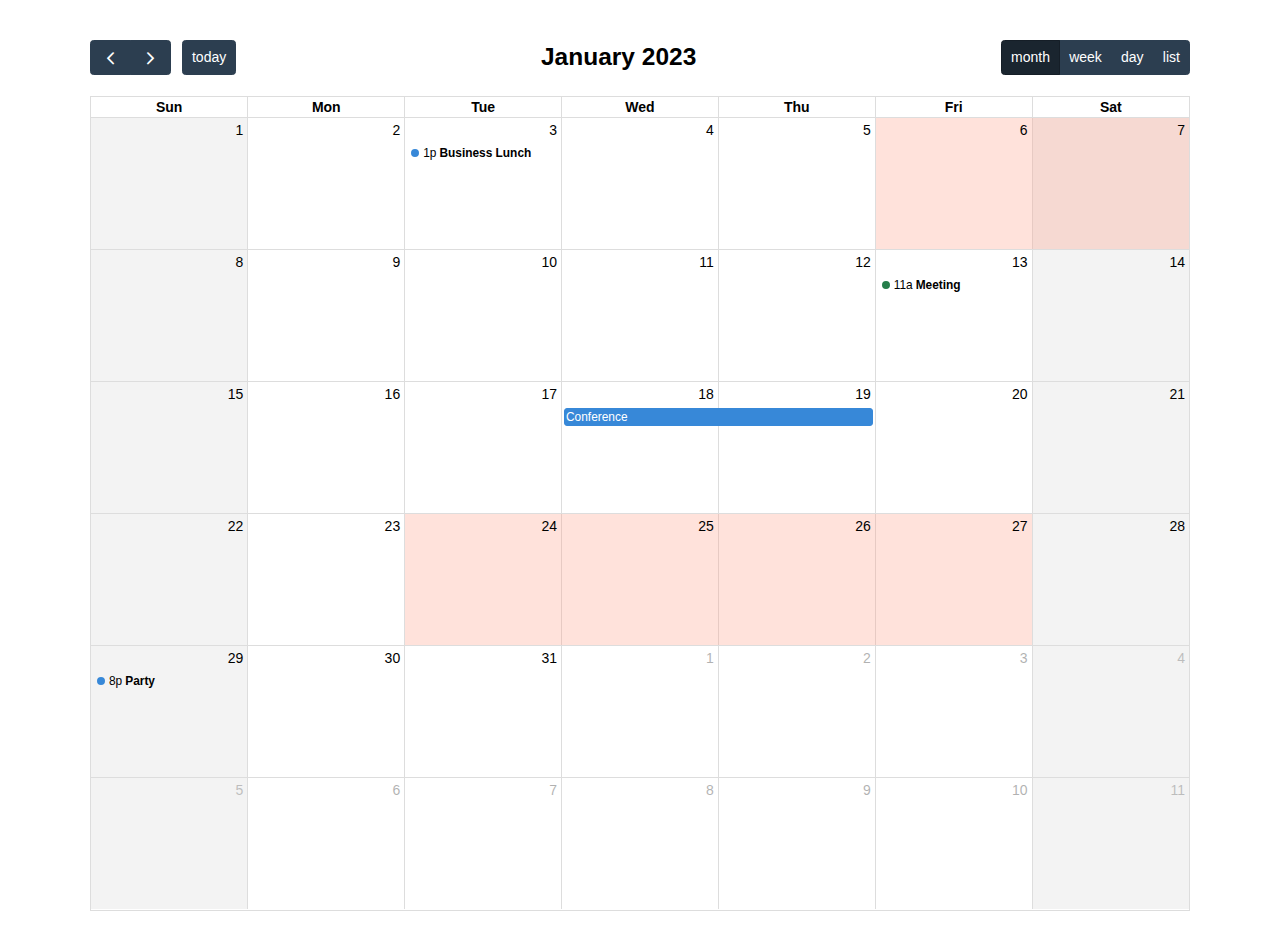
<file: rememberBday/src/main/resources/static/fullcalendar-6.1.10/examples/background-events.html>
<!DOCTYPE html>
<html>
<head>
<meta charset='utf-8' />
<script src='../dist/index.global.js'></script>
<script>

  document.addEventListener('DOMContentLoaded', function() {
    var calendarEl = document.getElementById('calendar');

    var calendar = new FullCalendar.Calendar(calendarEl, {
      headerToolbar: {
        left: 'prev,next today',
        center: 'title',
        right: 'dayGridMonth,timeGridWeek,timeGridDay,listMonth'
      },
      initialDate: '2023-01-12',
      navLinks: true, // can click day/week names to navigate views
      businessHours: true, // display business hours
      editable: true,
      selectable: true,
      events: [
        {
          title: 'Business Lunch',
          start: '2023-01-03T13:00:00',
          constraint: 'businessHours'
        },
        {
          title: 'Meeting',
          start: '2023-01-13T11:00:00',
          constraint: 'availableForMeeting', // defined below
          color: '#257e4a'
        },
        {
          title: 'Conference',
          start: '2023-01-18',
          end: '2023-01-20'
        },
        {
          title: 'Party',
          start: '2023-01-29T20:00:00'
        },

        // areas where "Meeting" must be dropped
        {
          groupId: 'availableForMeeting',
          start: '2023-01-11T10:00:00',
          end: '2023-01-11T16:00:00',
          display: 'background'
        },
        {
          groupId: 'availableForMeeting',
          start: '2023-01-13T10:00:00',
          end: '2023-01-13T16:00:00',
          display: 'background'
        },

        // red areas where no events can be dropped
        {
          start: '2023-01-24',
          end: '2023-01-28',
          overlap: false,
          display: 'background',
          color: '#ff9f89'
        },
        {
          start: '2023-01-06',
          end: '2023-01-08',
          overlap: false,
          display: 'background',
          color: '#ff9f89'
        }
      ]
    });

    calendar.render();
  });

</script>
<style>

  body {
    margin: 40px 10px;
    padding: 0;
    font-family: Arial, Helvetica Neue, Helvetica, sans-serif;
    font-size: 14px;
  }

  #calendar {
    max-width: 1100px;
    margin: 0 auto;
  }

</style>
</head>
<body>

  <div id='calendar'></div>

</body>
</html>
</file>
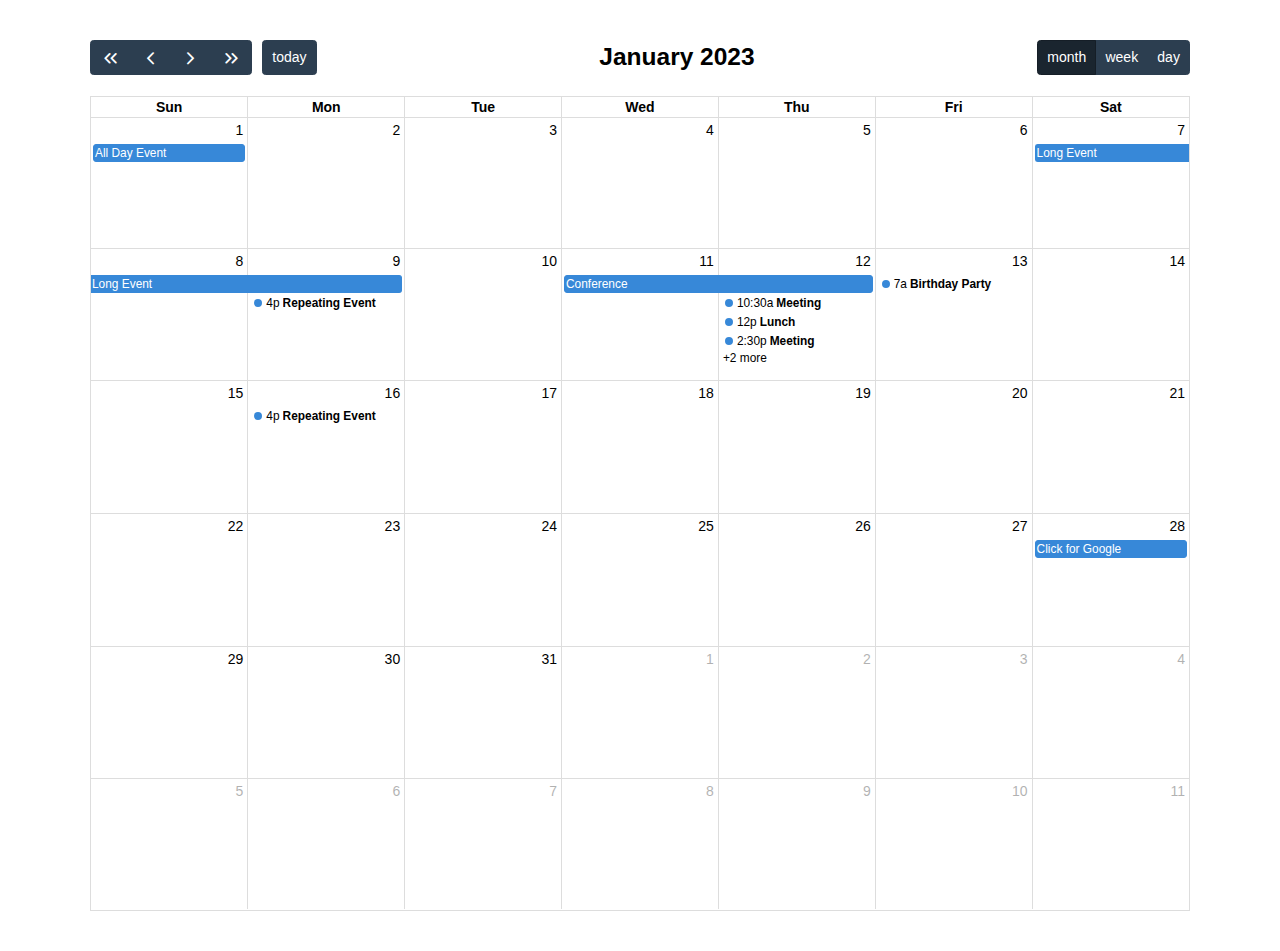
<file: rememberBday/src/main/resources/static/fullcalendar-6.1.10/examples/daygrid-views.html>
<!DOCTYPE html>
<html>
<head>
<meta charset='utf-8' />
<script src='../dist/index.global.js'></script>
<script>

  document.addEventListener('DOMContentLoaded', function() {
    var calendarEl = document.getElementById('calendar');

    var calendar = new FullCalendar.Calendar(calendarEl, {
      headerToolbar: {
        left: 'prevYear,prev,next,nextYear today',
        center: 'title',
        right: 'dayGridMonth,dayGridWeek,dayGridDay'
      },
      initialDate: '2023-01-12',
      navLinks: true, // can click day/week names to navigate views
      editable: true,
      dayMaxEvents: true, // allow "more" link when too many events
      events: [
        {
          title: 'All Day Event',
          start: '2023-01-01'
        },
        {
          title: 'Long Event',
          start: '2023-01-07',
          end: '2023-01-10'
        },
        {
          groupId: 999,
          title: 'Repeating Event',
          start: '2023-01-09T16:00:00'
        },
        {
          groupId: 999,
          title: 'Repeating Event',
          start: '2023-01-16T16:00:00'
        },
        {
          title: 'Conference',
          start: '2023-01-11',
          end: '2023-01-13'
        },
        {
          title: 'Meeting',
          start: '2023-01-12T10:30:00',
          end: '2023-01-12T12:30:00'
        },
        {
          title: 'Lunch',
          start: '2023-01-12T12:00:00'
        },
        {
          title: 'Meeting',
          start: '2023-01-12T14:30:00'
        },
        {
          title: 'Happy Hour',
          start: '2023-01-12T17:30:00'
        },
        {
          title: 'Dinner',
          start: '2023-01-12T20:00:00'
        },
        {
          title: 'Birthday Party',
          start: '2023-01-13T07:00:00'
        },
        {
          title: 'Click for Google',
          url: 'http://google.com/',
          start: '2023-01-28'
        }
      ]
    });

    calendar.render();
  });

</script>
<style>

  body {
    margin: 40px 10px;
    padding: 0;
    font-family: Arial, Helvetica Neue, Helvetica, sans-serif;
    font-size: 14px;
  }

  #calendar {
    max-width: 1100px;
    margin: 0 auto;
  }

</style>
</head>
<body>

  <div id='calendar'></div>

</body>
</html>
</file>
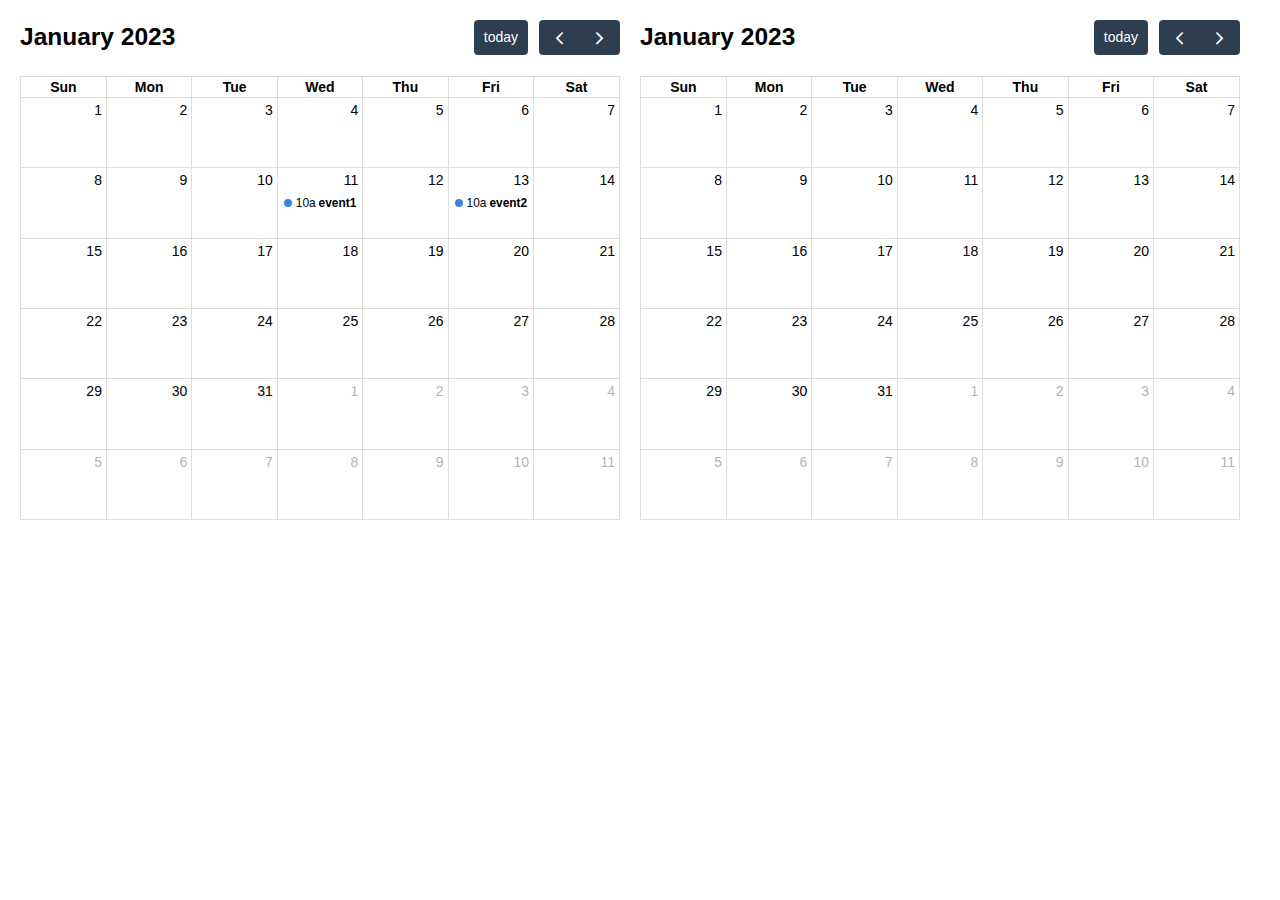
<file: rememberBday/src/main/resources/static/fullcalendar-6.1.10/examples/external-dragging-2cals.html>
<!DOCTYPE html>
<html>
<head>
<meta charset='utf-8' />
<script src='../dist/index.global.js'></script>
<script>

  document.addEventListener('DOMContentLoaded', function() {
    var srcCalendarEl = document.getElementById('source-calendar');
    var destCalendarEl = document.getElementById('destination-calendar');

    var srcCalendar = new FullCalendar.Calendar(srcCalendarEl, {
      editable: true,
      initialDate: '2023-01-12',
      events: [
        {
          title: 'event1',
          start: '2023-01-11T10:00:00',
          end: '2023-01-11T16:00:00'
        },
        {
          title: 'event2',
          start: '2023-01-13T10:00:00',
          end: '2023-01-13T16:00:00'
        }
      ],
      eventLeave: function(info) {
        console.log('event left!', info.event);
      }
    });

    var destCalendar = new FullCalendar.Calendar(destCalendarEl, {
      initialDate: '2023-01-12',
      editable: true,
      droppable: true, // will let it receive events!
      eventReceive: function(info) {
        console.log('event received!', info.event);
      }
    });

    srcCalendar.render();
    destCalendar.render();
  });

</script>
<style>

  body {
    margin: 20px 0 0 20px;
    font-size: 14px;
    font-family: Arial, Helvetica Neue, Helvetica, sans-serif;
  }

  #source-calendar,
  #destination-calendar {
    float: left;
    width: 600px;
    margin: 0 20px 20px 0;
  }

</style>
</head>
<body>

  <div id='source-calendar'></div>
  <div id='destination-calendar'></div>

</body>
</html>
</file>
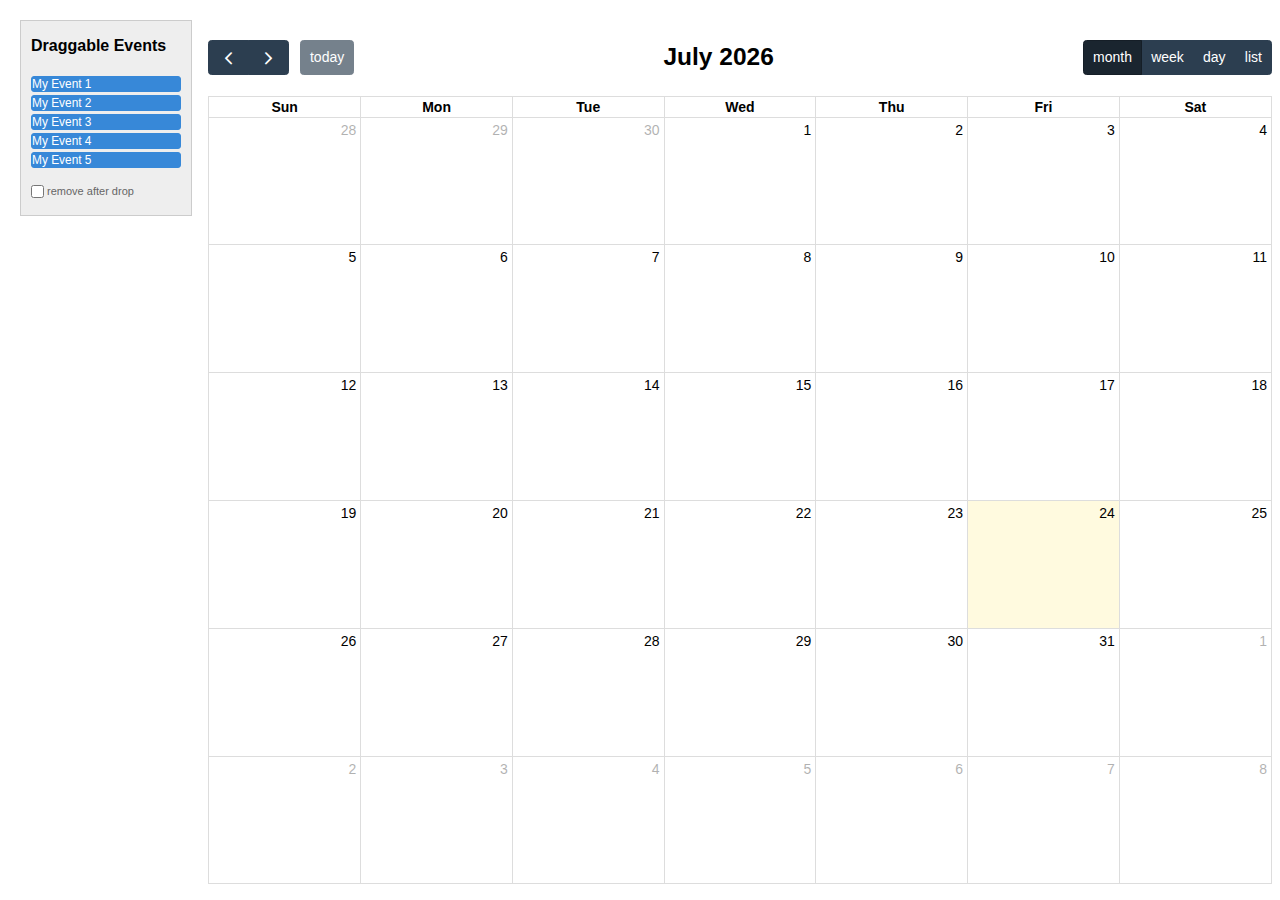
<file: rememberBday/src/main/resources/static/fullcalendar-6.1.10/examples/external-dragging-builtin.html>
<!DOCTYPE html>
<html>
<head>
<meta charset='utf-8' />
<script src='../dist/index.global.js'></script>
<script>

  document.addEventListener('DOMContentLoaded', function() {

    /* initialize the external events
    -----------------------------------------------------------------*/

    var containerEl = document.getElementById('external-events-list');
    new FullCalendar.Draggable(containerEl, {
      itemSelector: '.fc-event',
      eventData: function(eventEl) {
        return {
          title: eventEl.innerText.trim()
        }
      }
    });

    //// the individual way to do it
    // var containerEl = document.getElementById('external-events-list');
    // var eventEls = Array.prototype.slice.call(
    //   containerEl.querySelectorAll('.fc-event')
    // );
    // eventEls.forEach(function(eventEl) {
    //   new FullCalendar.Draggable(eventEl, {
    //     eventData: {
    //       title: eventEl.innerText.trim(),
    //     }
    //   });
    // });

    /* initialize the calendar
    -----------------------------------------------------------------*/

    var calendarEl = document.getElementById('calendar');
    var calendar = new FullCalendar.Calendar(calendarEl, {
      headerToolbar: {
        left: 'prev,next today',
        center: 'title',
        right: 'dayGridMonth,timeGridWeek,timeGridDay,listWeek'
      },
      editable: true,
      droppable: true, // this allows things to be dropped onto the calendar
      drop: function(arg) {
        // is the "remove after drop" checkbox checked?
        if (document.getElementById('drop-remove').checked) {
          // if so, remove the element from the "Draggable Events" list
          arg.draggedEl.parentNode.removeChild(arg.draggedEl);
        }
      }
    });
    calendar.render();

  });

</script>
<style>

  body {
    margin-top: 40px;
    font-size: 14px;
    font-family: Arial, Helvetica Neue, Helvetica, sans-serif;
  }

  #external-events {
    position: fixed;
    left: 20px;
    top: 20px;
    width: 150px;
    padding: 0 10px;
    border: 1px solid #ccc;
    background: #eee;
    text-align: left;
  }

  #external-events h4 {
    font-size: 16px;
    margin-top: 0;
    padding-top: 1em;
  }

  #external-events .fc-event {
    margin: 3px 0;
    cursor: move;
  }

  #external-events p {
    margin: 1.5em 0;
    font-size: 11px;
    color: #666;
  }

  #external-events p input {
    margin: 0;
    vertical-align: middle;
  }

  #calendar-wrap {
    margin-left: 200px;
  }

  #calendar {
    max-width: 1100px;
    margin: 0 auto;
  }

</style>
</head>
<body>
  <div id='wrap'>

    <div id='external-events'>
      <h4>Draggable Events</h4>

      <div id='external-events-list'>
        <div class='fc-event fc-h-event fc-daygrid-event fc-daygrid-block-event'>
          <div class='fc-event-main'>My Event 1</div>
        </div>
        <div class='fc-event fc-h-event fc-daygrid-event fc-daygrid-block-event'>
          <div class='fc-event-main'>My Event 2</div>
        </div>
        <div class='fc-event fc-h-event fc-daygrid-event fc-daygrid-block-event'>
          <div class='fc-event-main'>My Event 3</div>
        </div>
        <div class='fc-event fc-h-event fc-daygrid-event fc-daygrid-block-event'>
          <div class='fc-event-main'>My Event 4</div>
        </div>
        <div class='fc-event fc-h-event fc-daygrid-event fc-daygrid-block-event'>
          <div class='fc-event-main'>My Event 5</div>
        </div>
      </div>

      <p>
        <input type='checkbox' id='drop-remove' />
        <label for='drop-remove'>remove after drop</label>
      </p>
    </div>

    <div id='calendar-wrap'>
      <div id='calendar'></div>
    </div>

  </div>
</body>
</html>
</file>
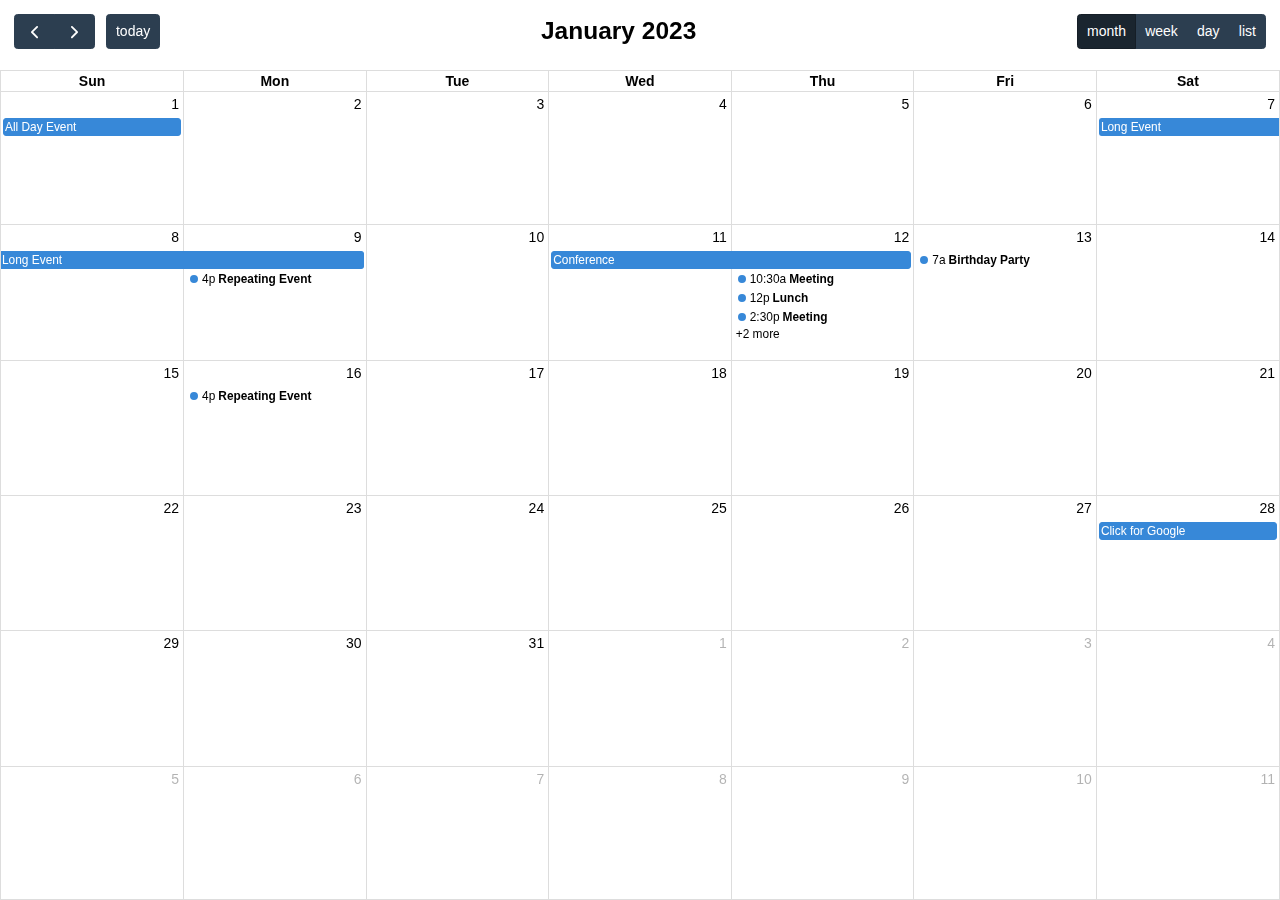
<file: rememberBday/src/main/resources/static/fullcalendar-6.1.10/examples/full-height.html>
<!DOCTYPE html>
<html>
<head>
<meta charset='utf-8' />
<script src='../dist/index.global.js'></script>
<script>

  document.addEventListener('DOMContentLoaded', function() {
    var calendarEl = document.getElementById('calendar');

    var calendar = new FullCalendar.Calendar(calendarEl, {
      height: '100%',
      expandRows: true,
      slotMinTime: '08:00',
      slotMaxTime: '20:00',
      headerToolbar: {
        left: 'prev,next today',
        center: 'title',
        right: 'dayGridMonth,timeGridWeek,timeGridDay,listWeek'
      },
      initialView: 'dayGridMonth',
      initialDate: '2023-01-12',
      navLinks: true, // can click day/week names to navigate views
      editable: true,
      selectable: true,
      nowIndicator: true,
      dayMaxEvents: true, // allow "more" link when too many events
      events: [
        {
          title: 'All Day Event',
          start: '2023-01-01',
        },
        {
          title: 'Long Event',
          start: '2023-01-07',
          end: '2023-01-10'
        },
        {
          groupId: 999,
          title: 'Repeating Event',
          start: '2023-01-09T16:00:00'
        },
        {
          groupId: 999,
          title: 'Repeating Event',
          start: '2023-01-16T16:00:00'
        },
        {
          title: 'Conference',
          start: '2023-01-11',
          end: '2023-01-13'
        },
        {
          title: 'Meeting',
          start: '2023-01-12T10:30:00',
          end: '2023-01-12T12:30:00'
        },
        {
          title: 'Lunch',
          start: '2023-01-12T12:00:00'
        },
        {
          title: 'Meeting',
          start: '2023-01-12T14:30:00'
        },
        {
          title: 'Happy Hour',
          start: '2023-01-12T17:30:00'
        },
        {
          title: 'Dinner',
          start: '2023-01-12T20:00:00'
        },
        {
          title: 'Birthday Party',
          start: '2023-01-13T07:00:00'
        },
        {
          title: 'Click for Google',
          url: 'http://google.com/',
          start: '2023-01-28'
        }
      ]
    });

    calendar.render();
  });

</script>
<style>

  html, body {
    overflow: hidden; /* don't do scrollbars */
    font-family: Arial, Helvetica Neue, Helvetica, sans-serif;
    font-size: 14px;
  }

  #calendar-container {
    position: fixed;
    top: 0;
    left: 0;
    right: 0;
    bottom: 0;
  }

  .fc-header-toolbar {
    /*
    the calendar will be butting up against the edges,
    but let's scoot in the header's buttons
    */
    padding-top: 1em;
    padding-left: 1em;
    padding-right: 1em;
  }

</style>
</head>
<body>

  <div id='calendar-container'>
    <div id='calendar'></div>
  </div>

</body>
</html>
</file>
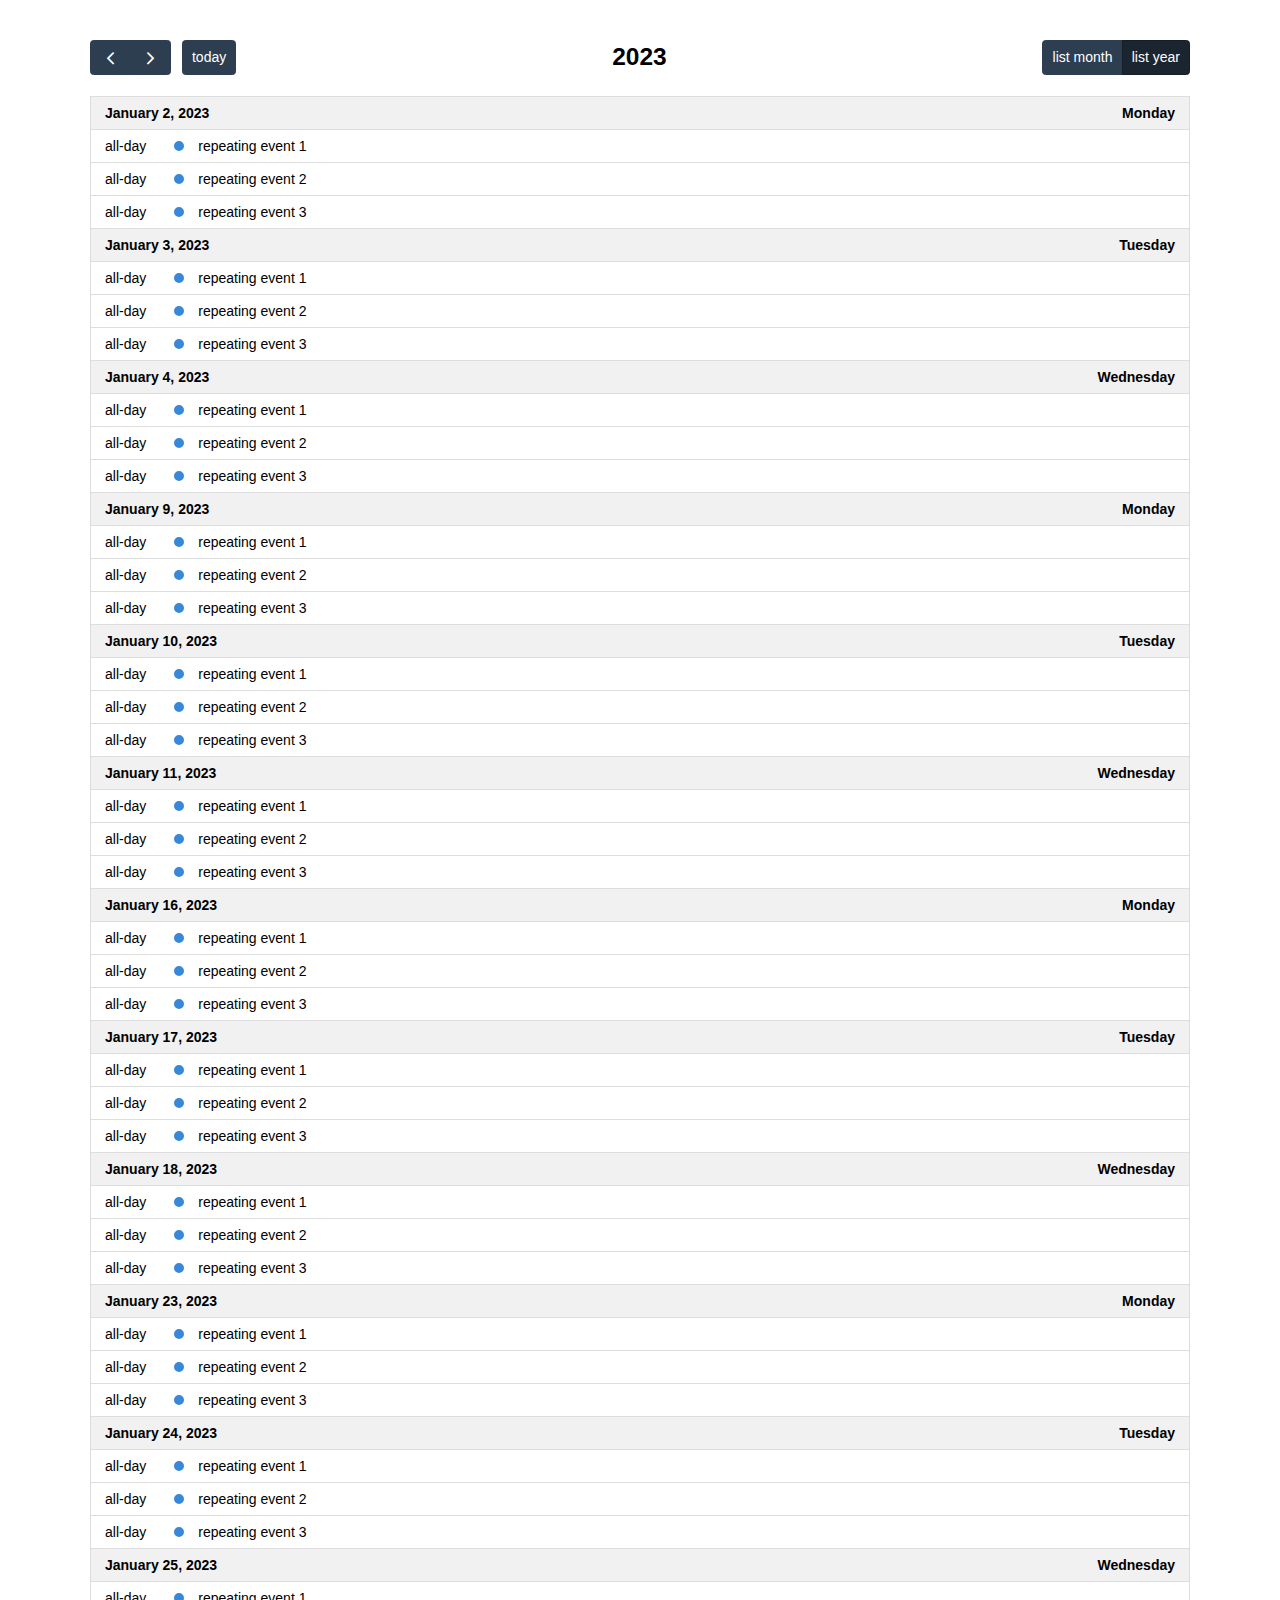
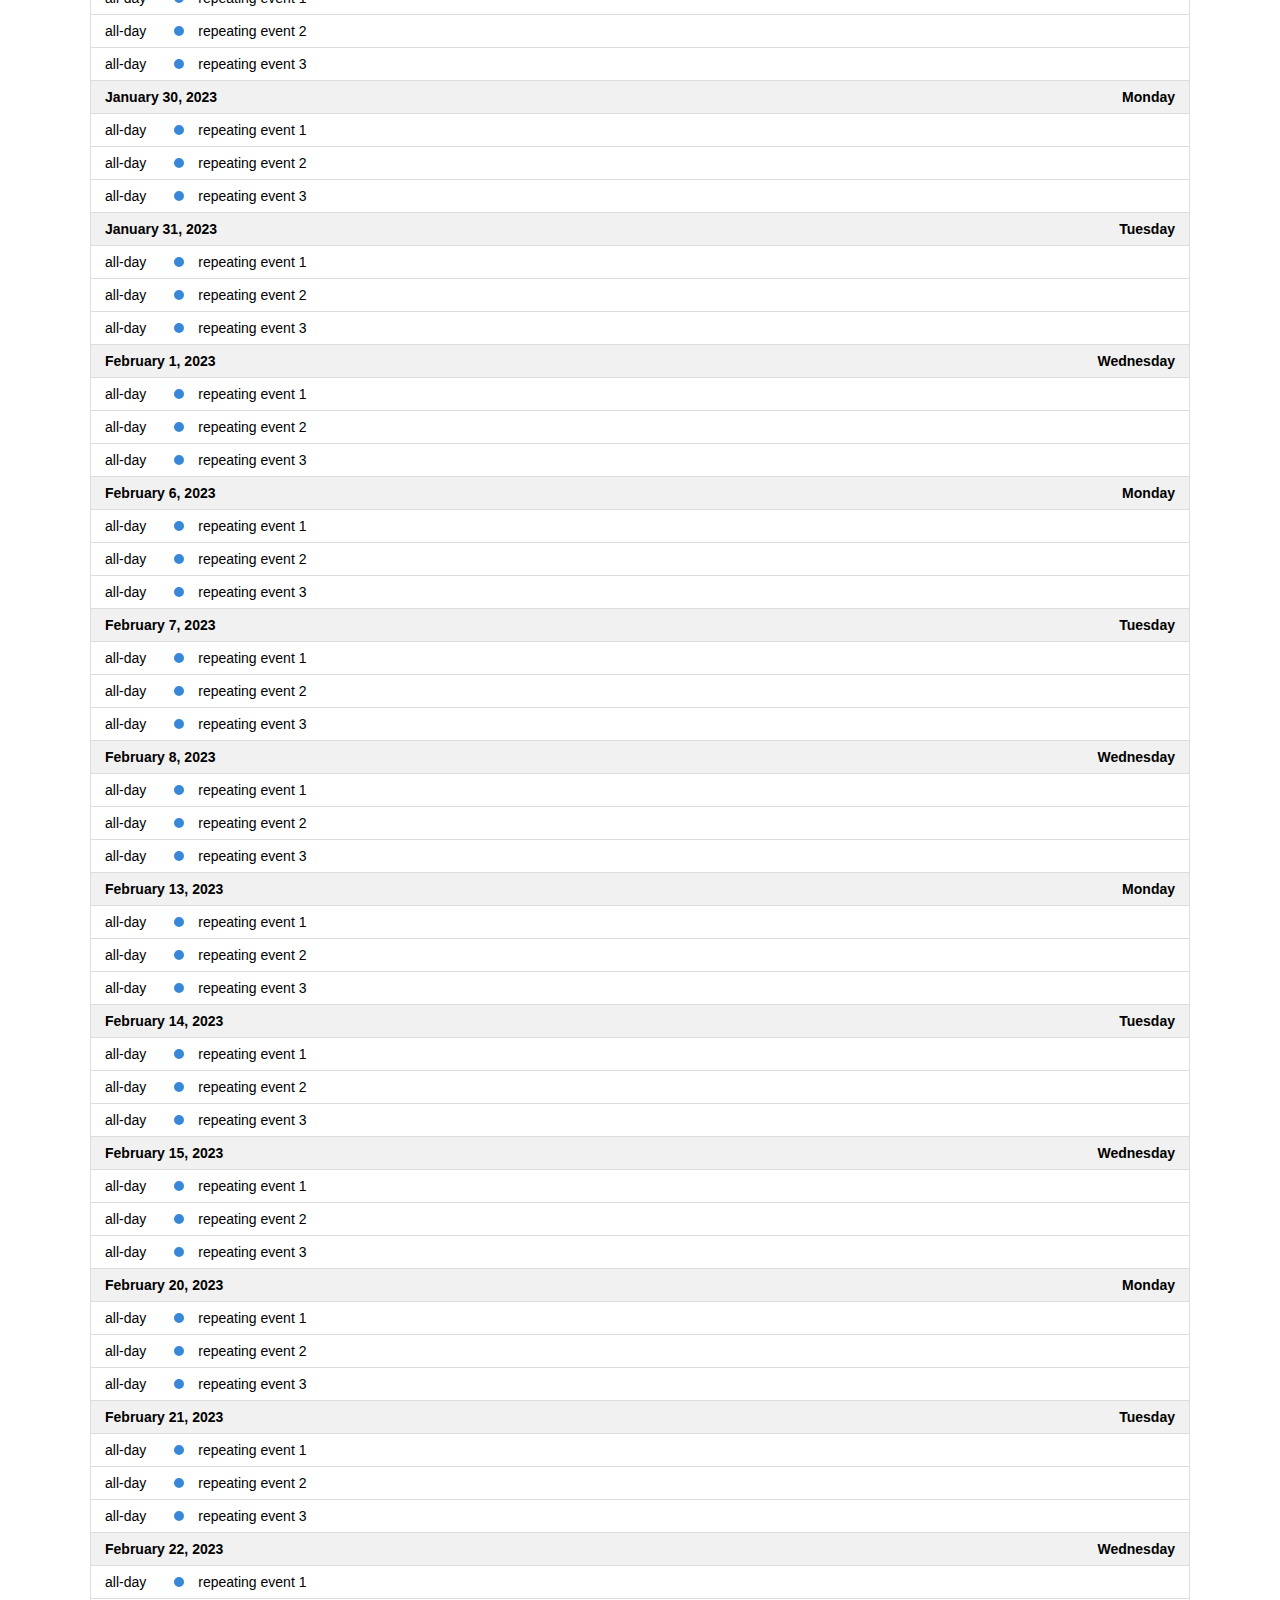
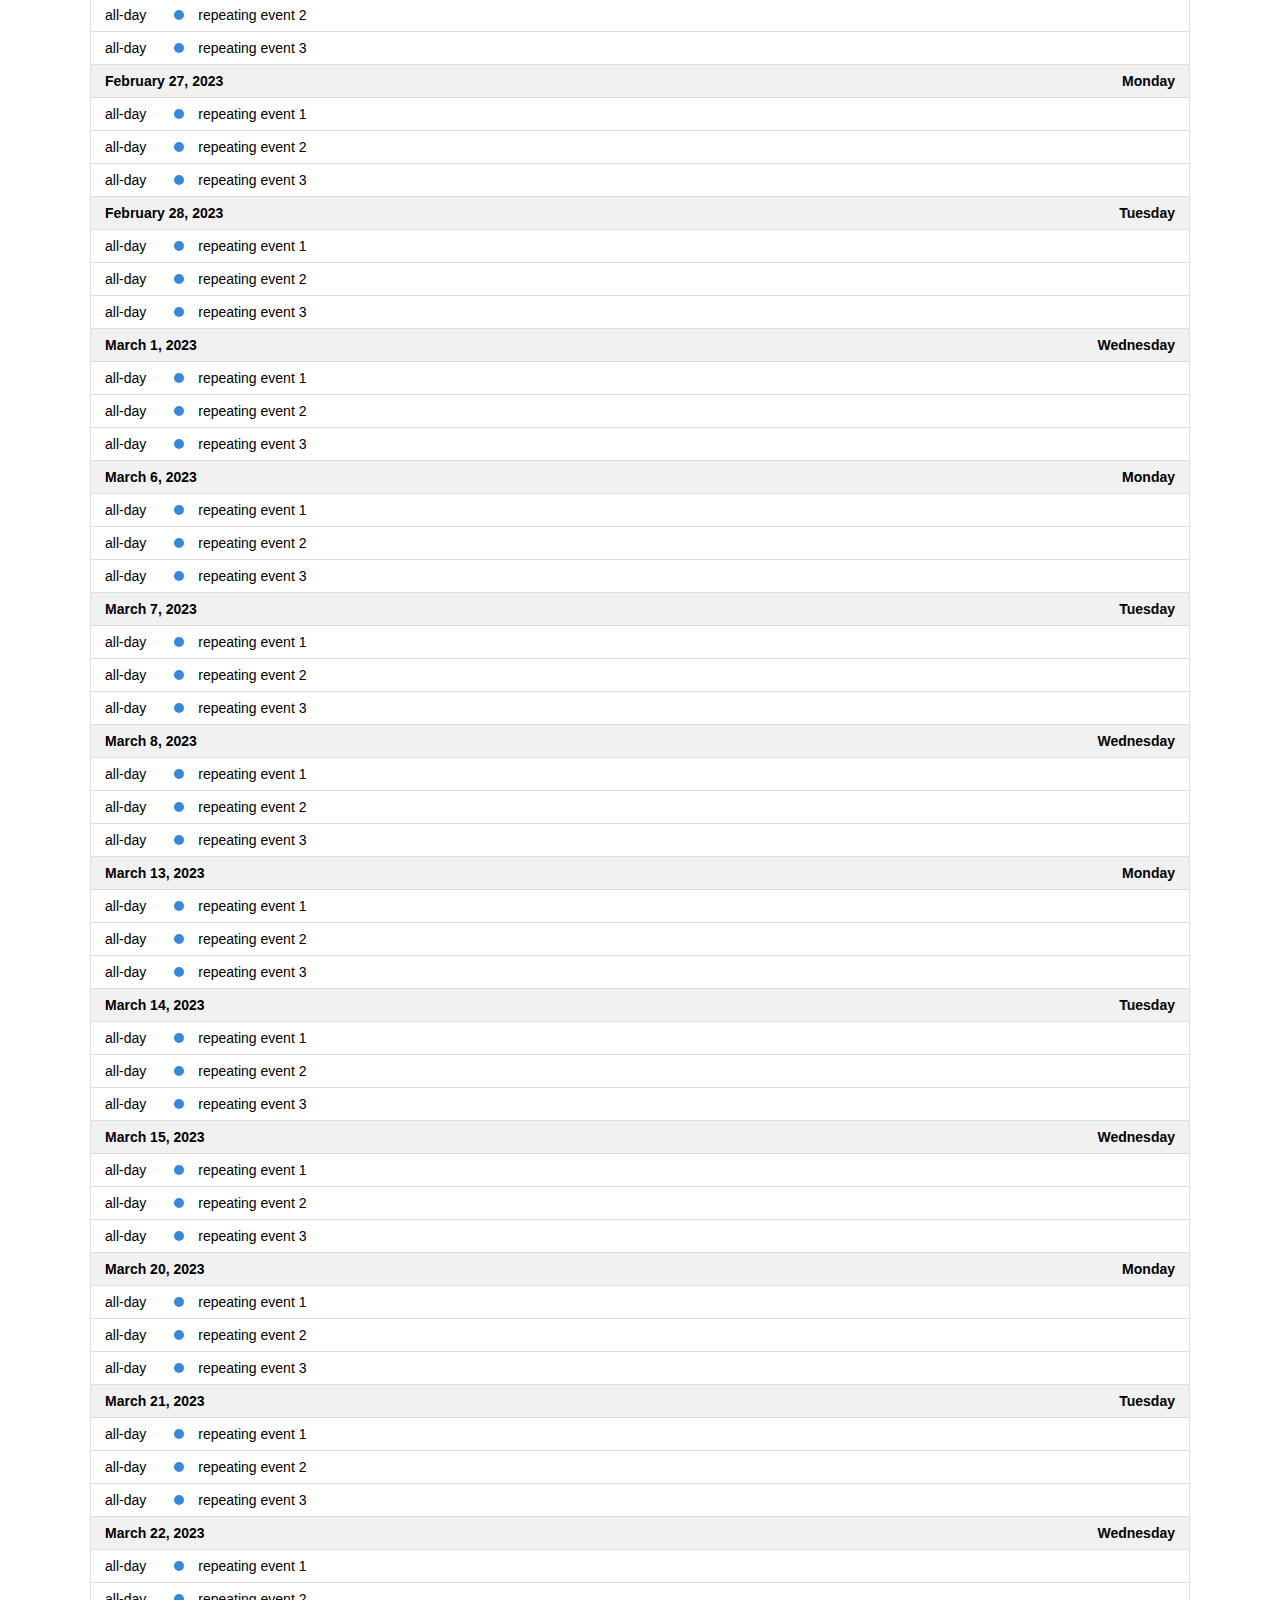
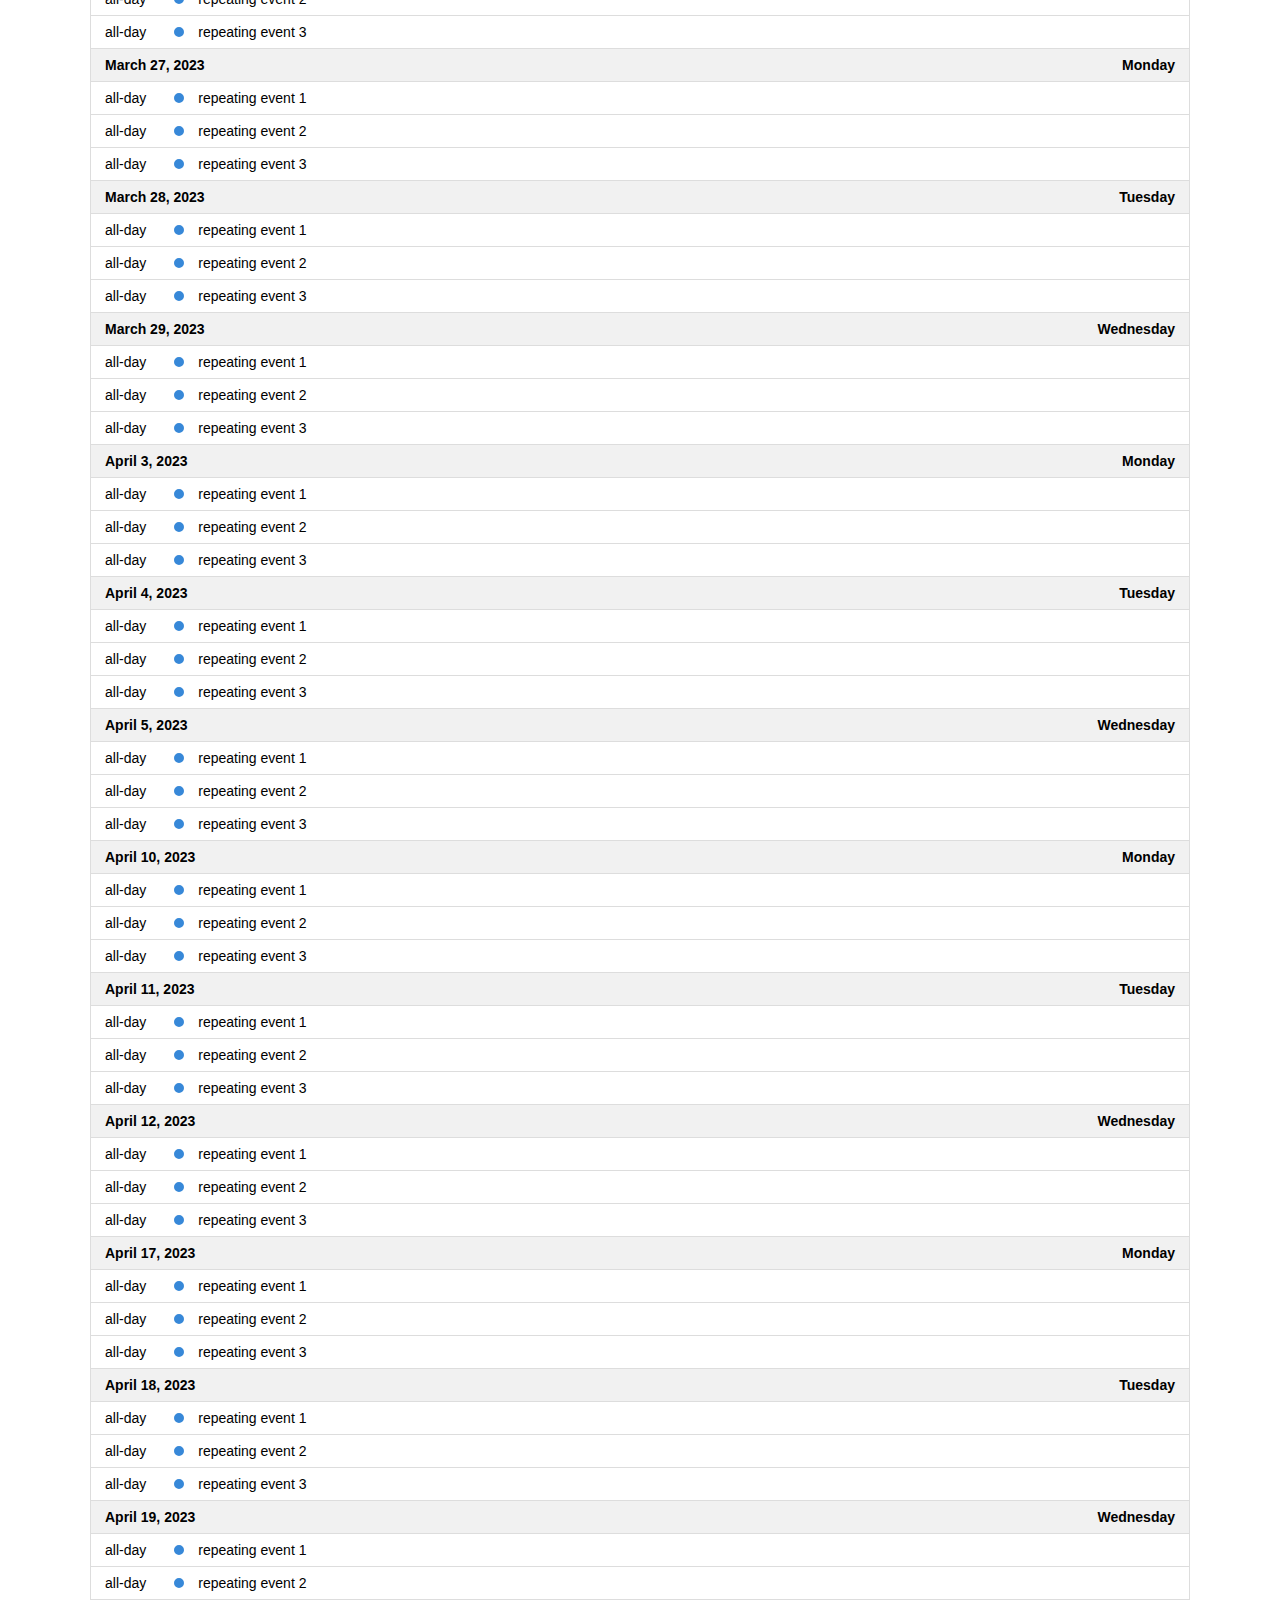
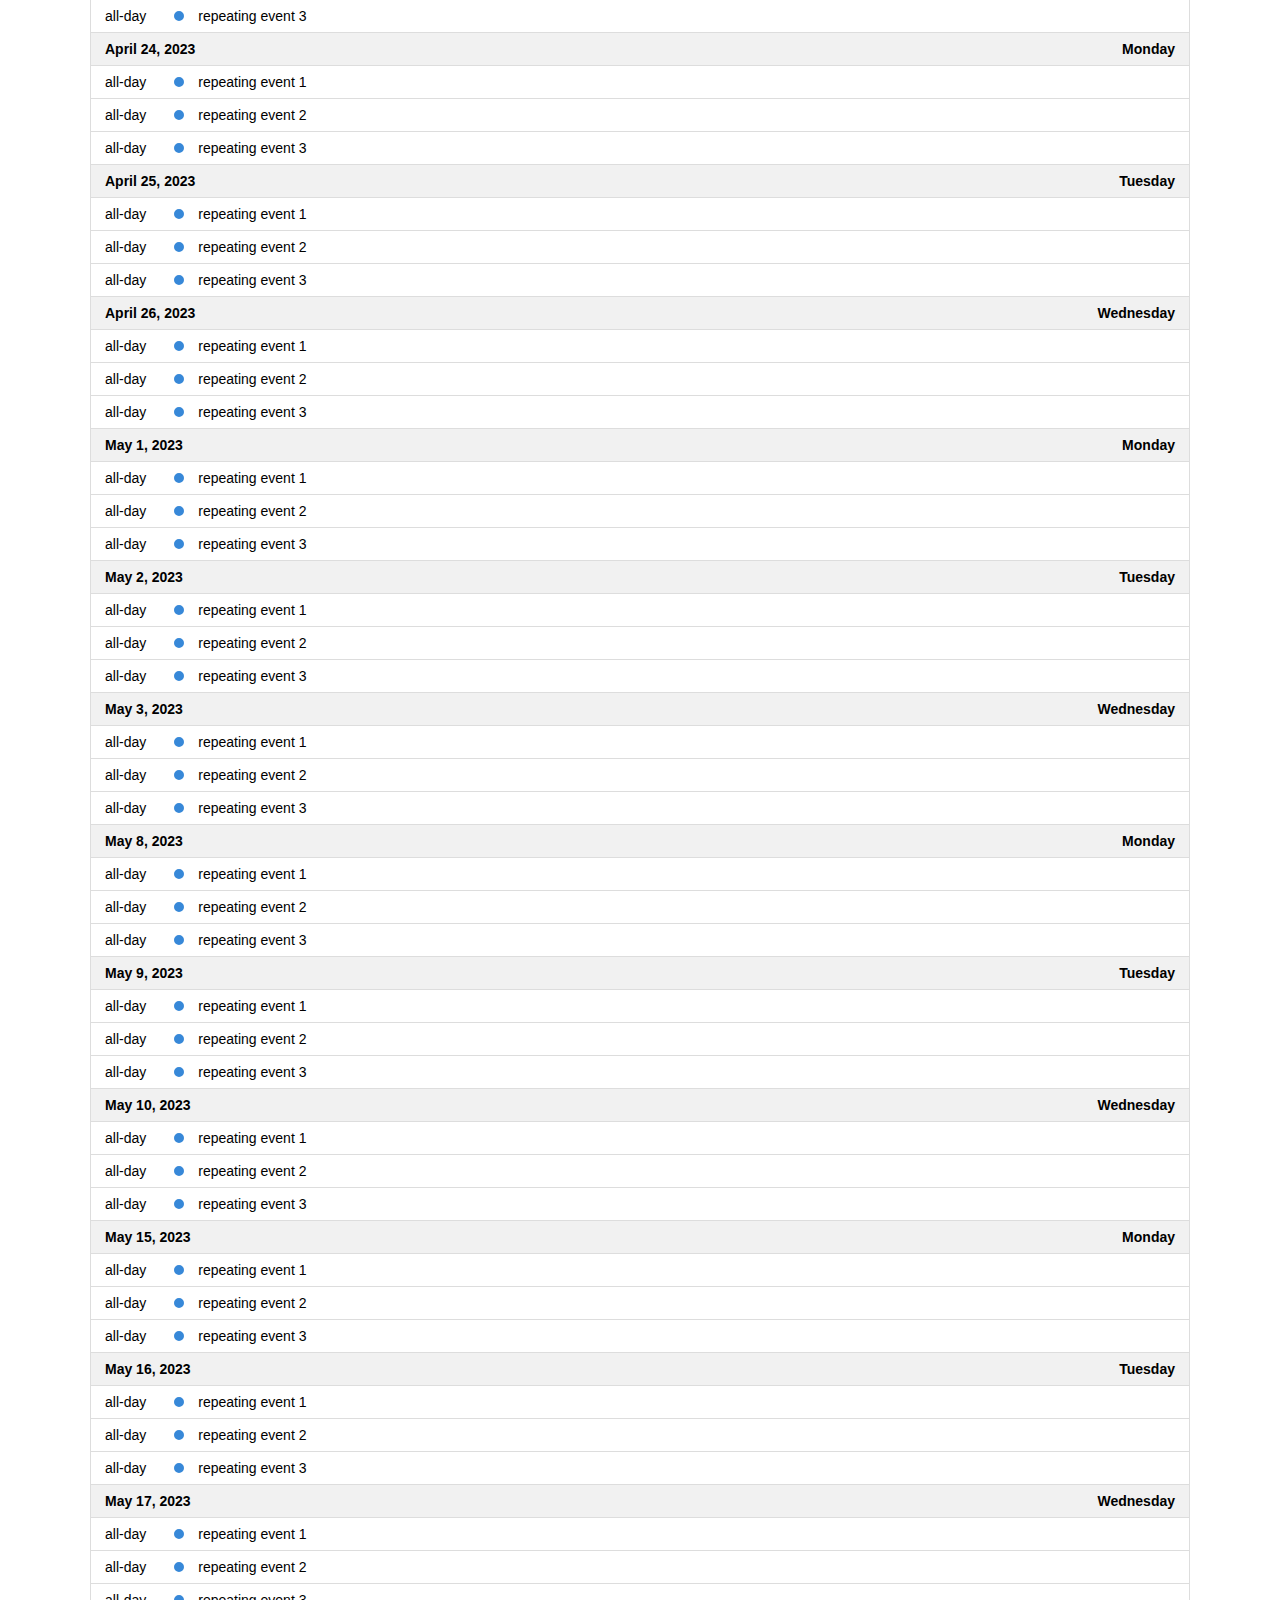
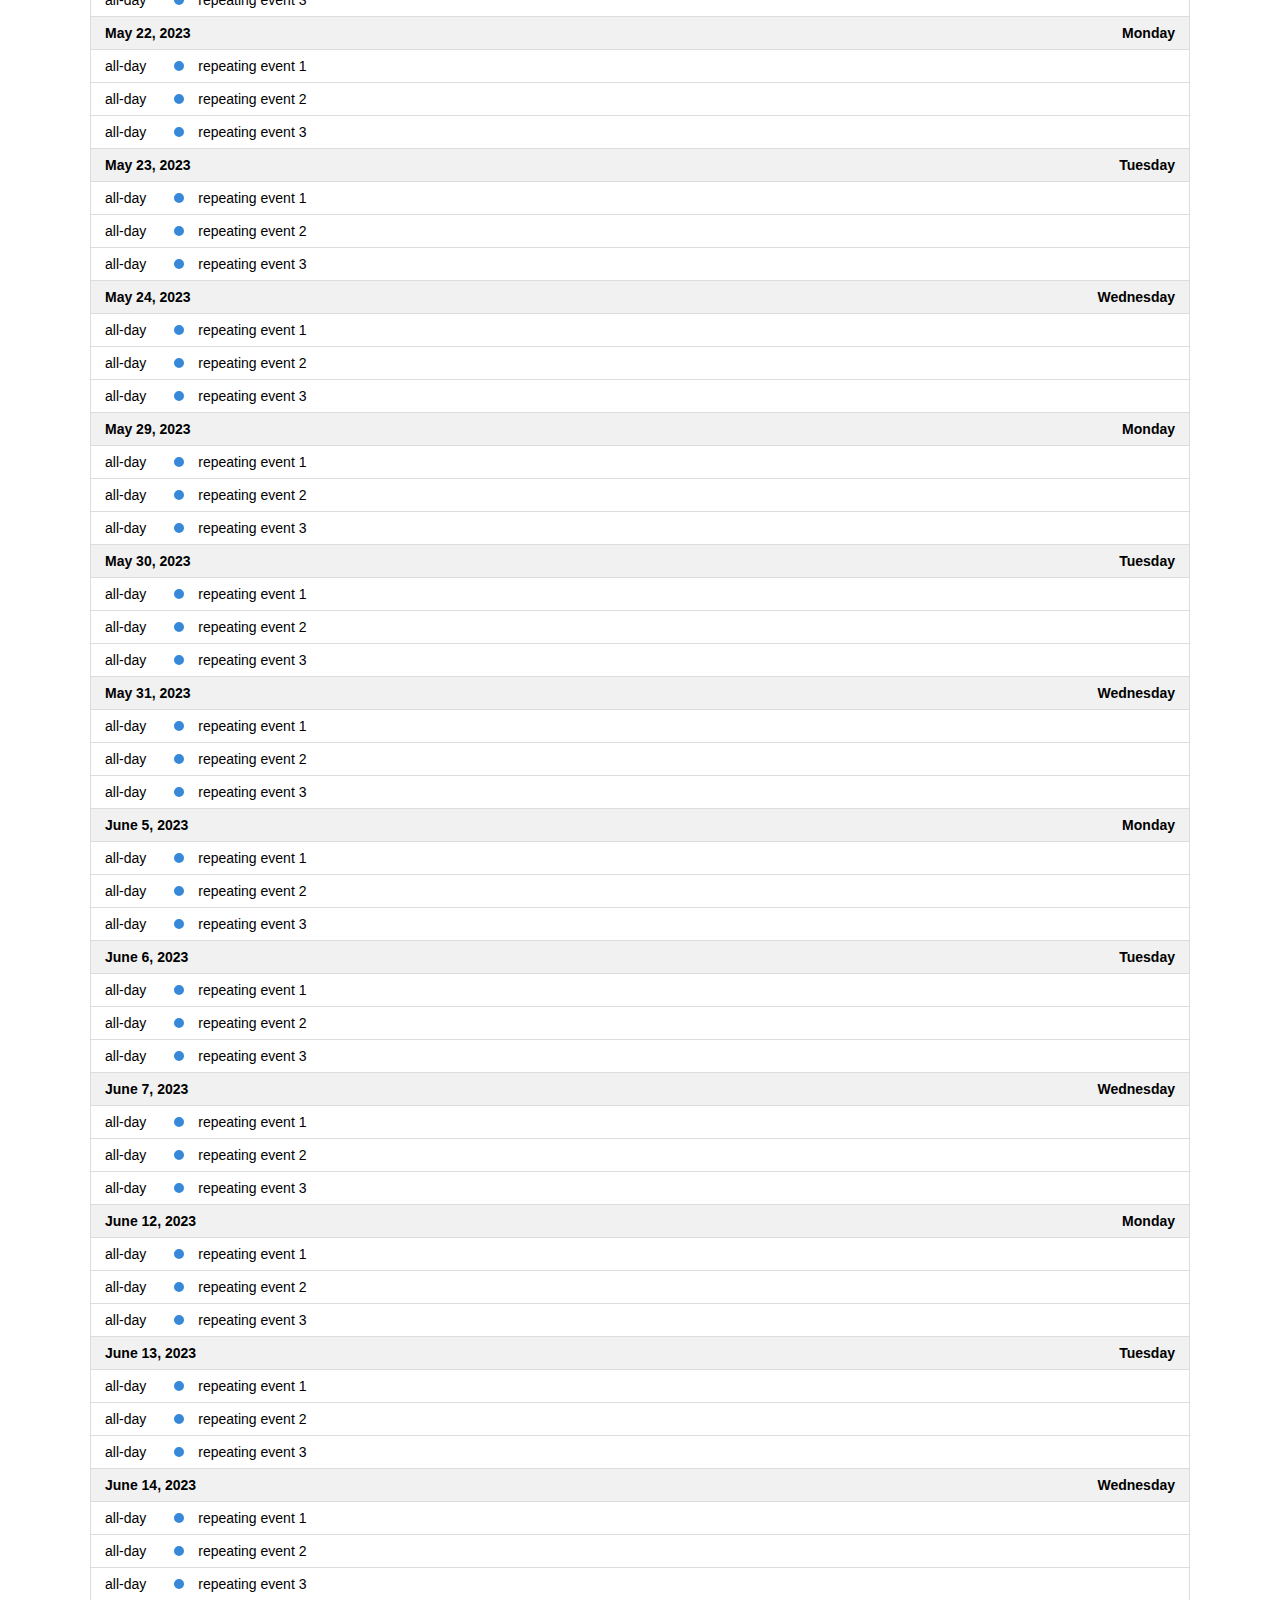
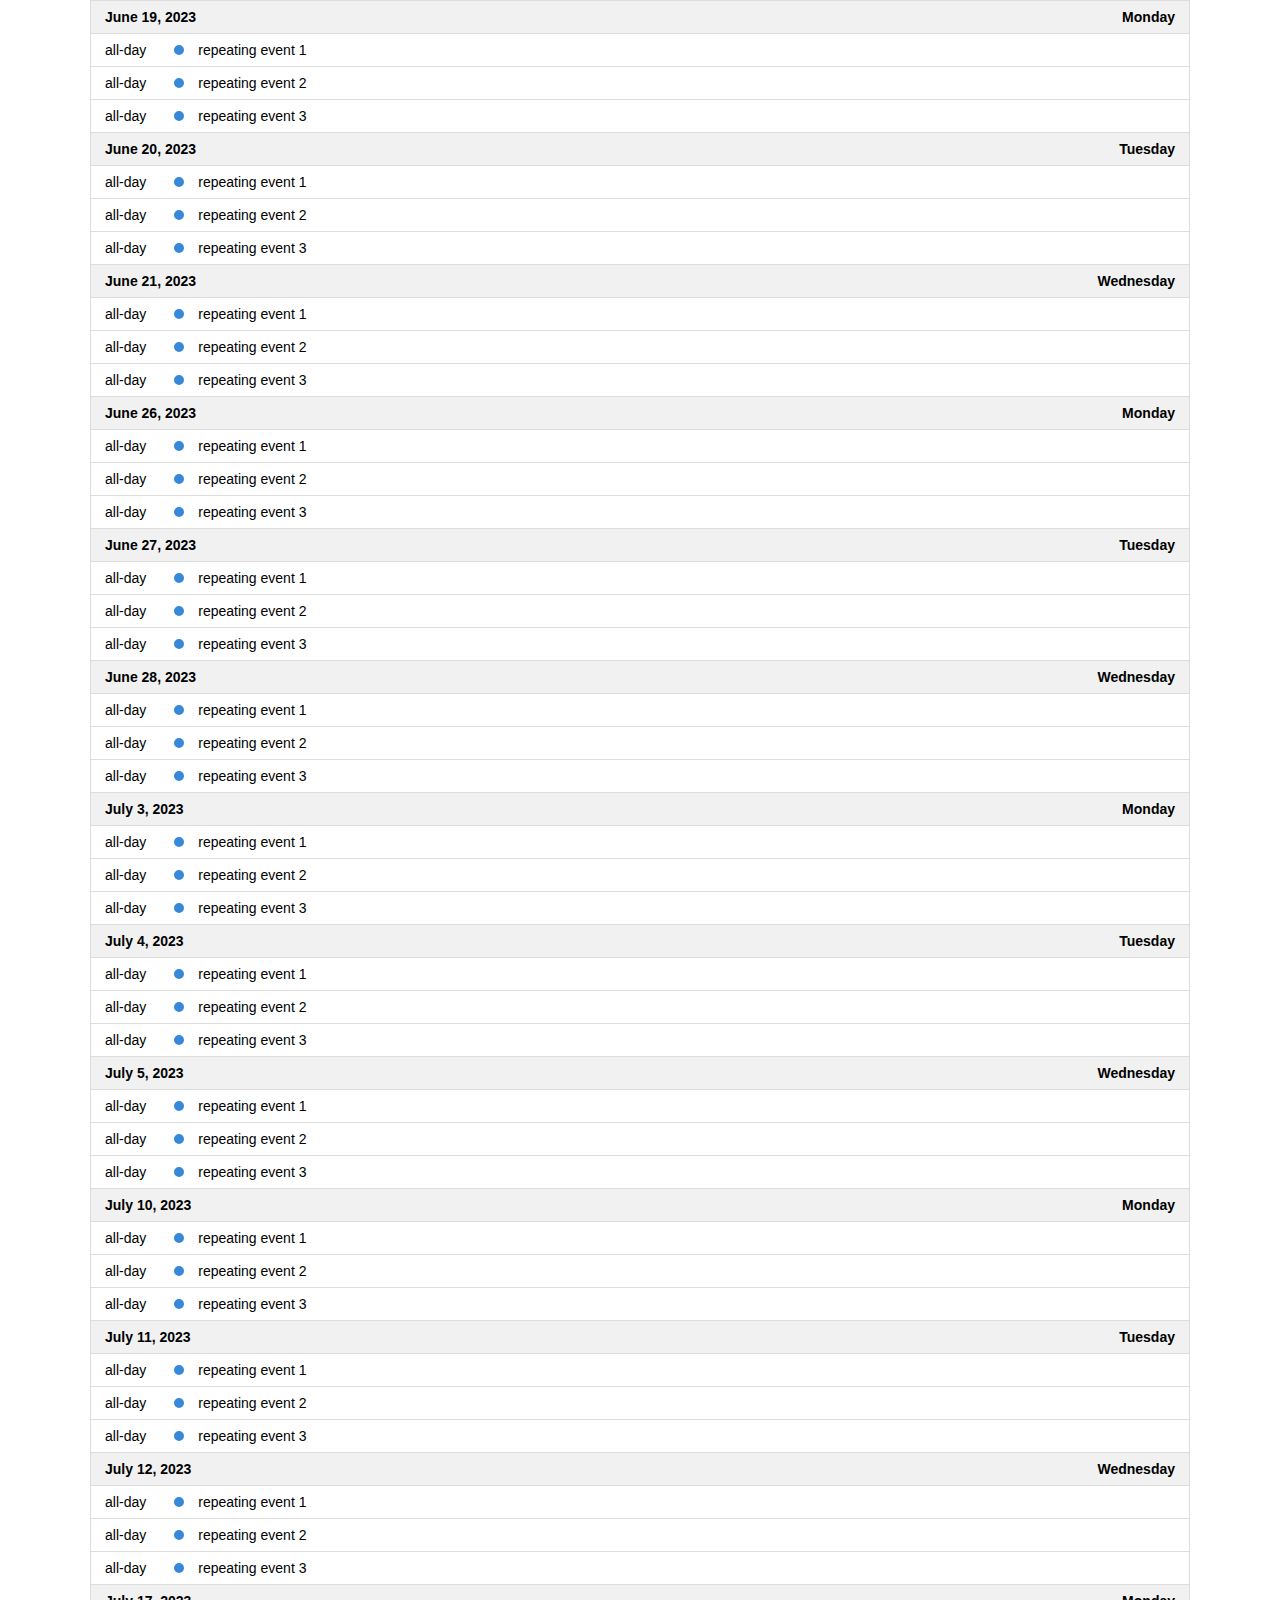
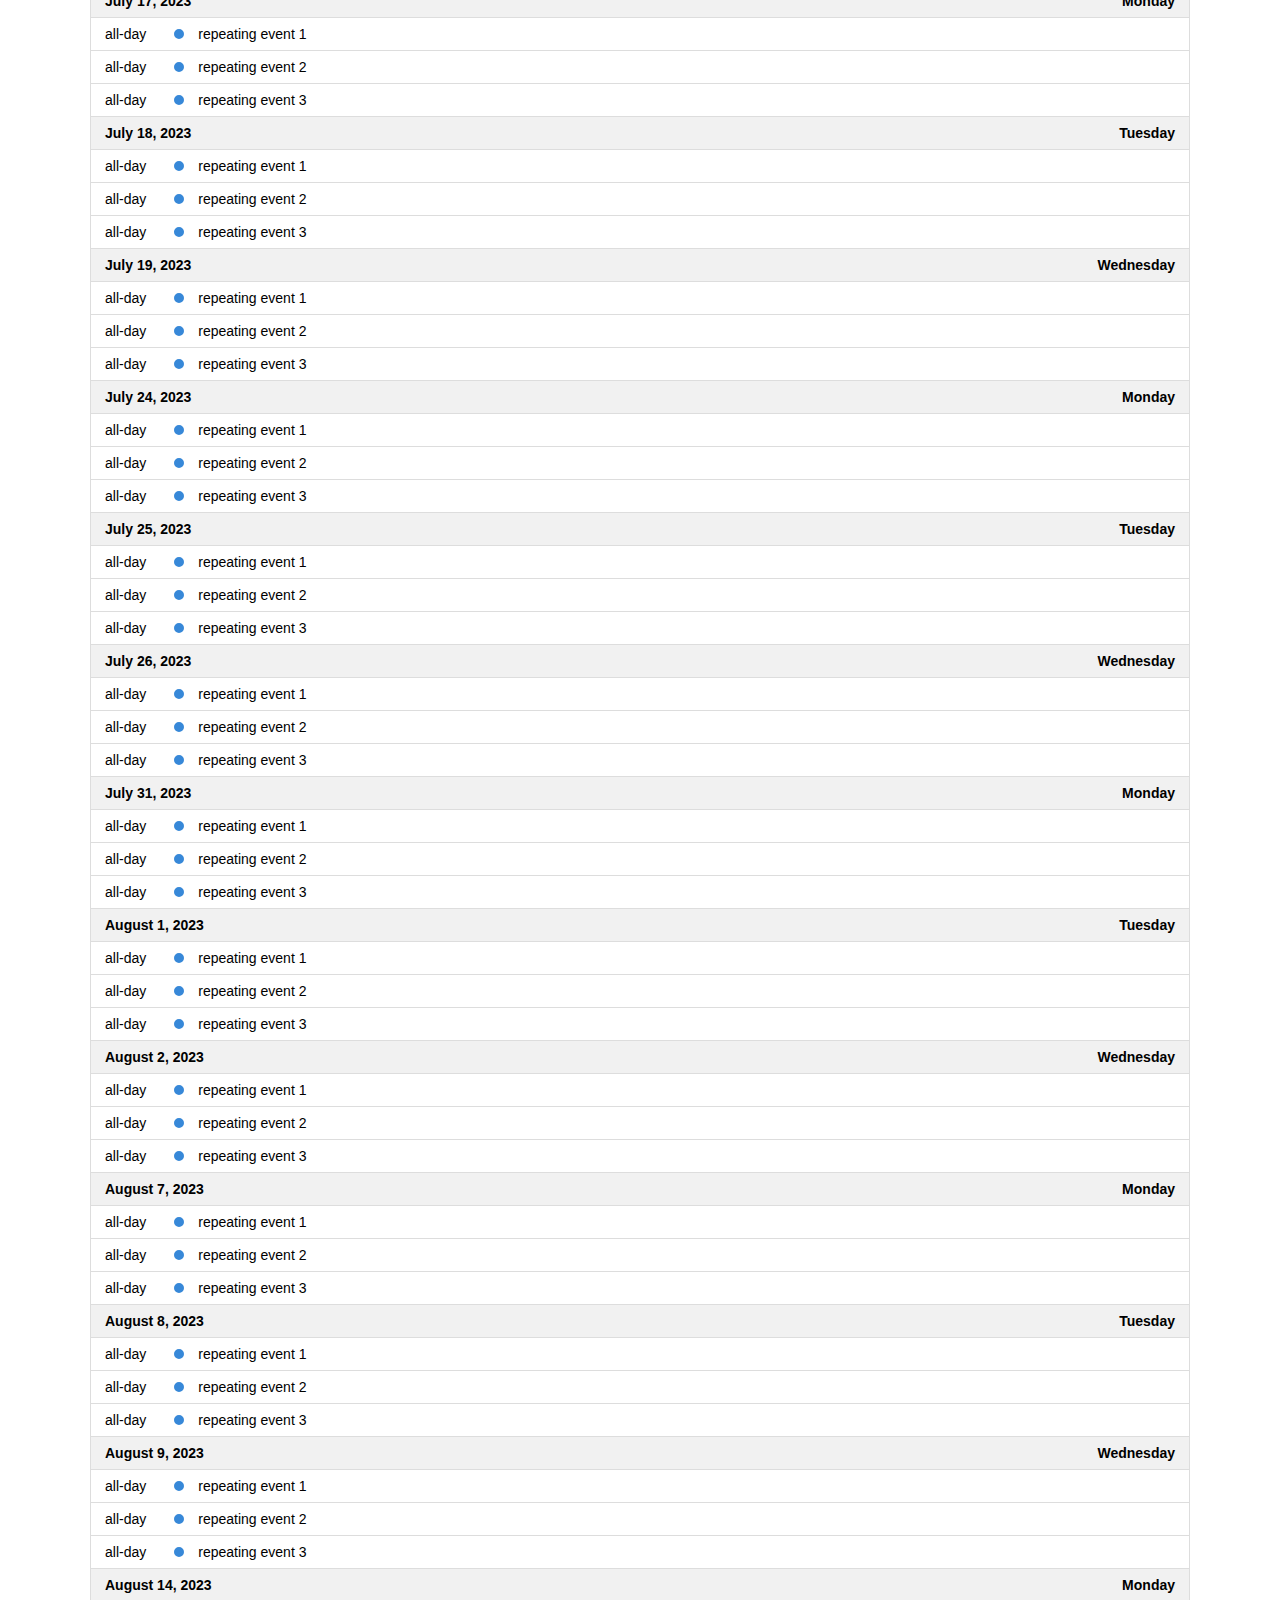
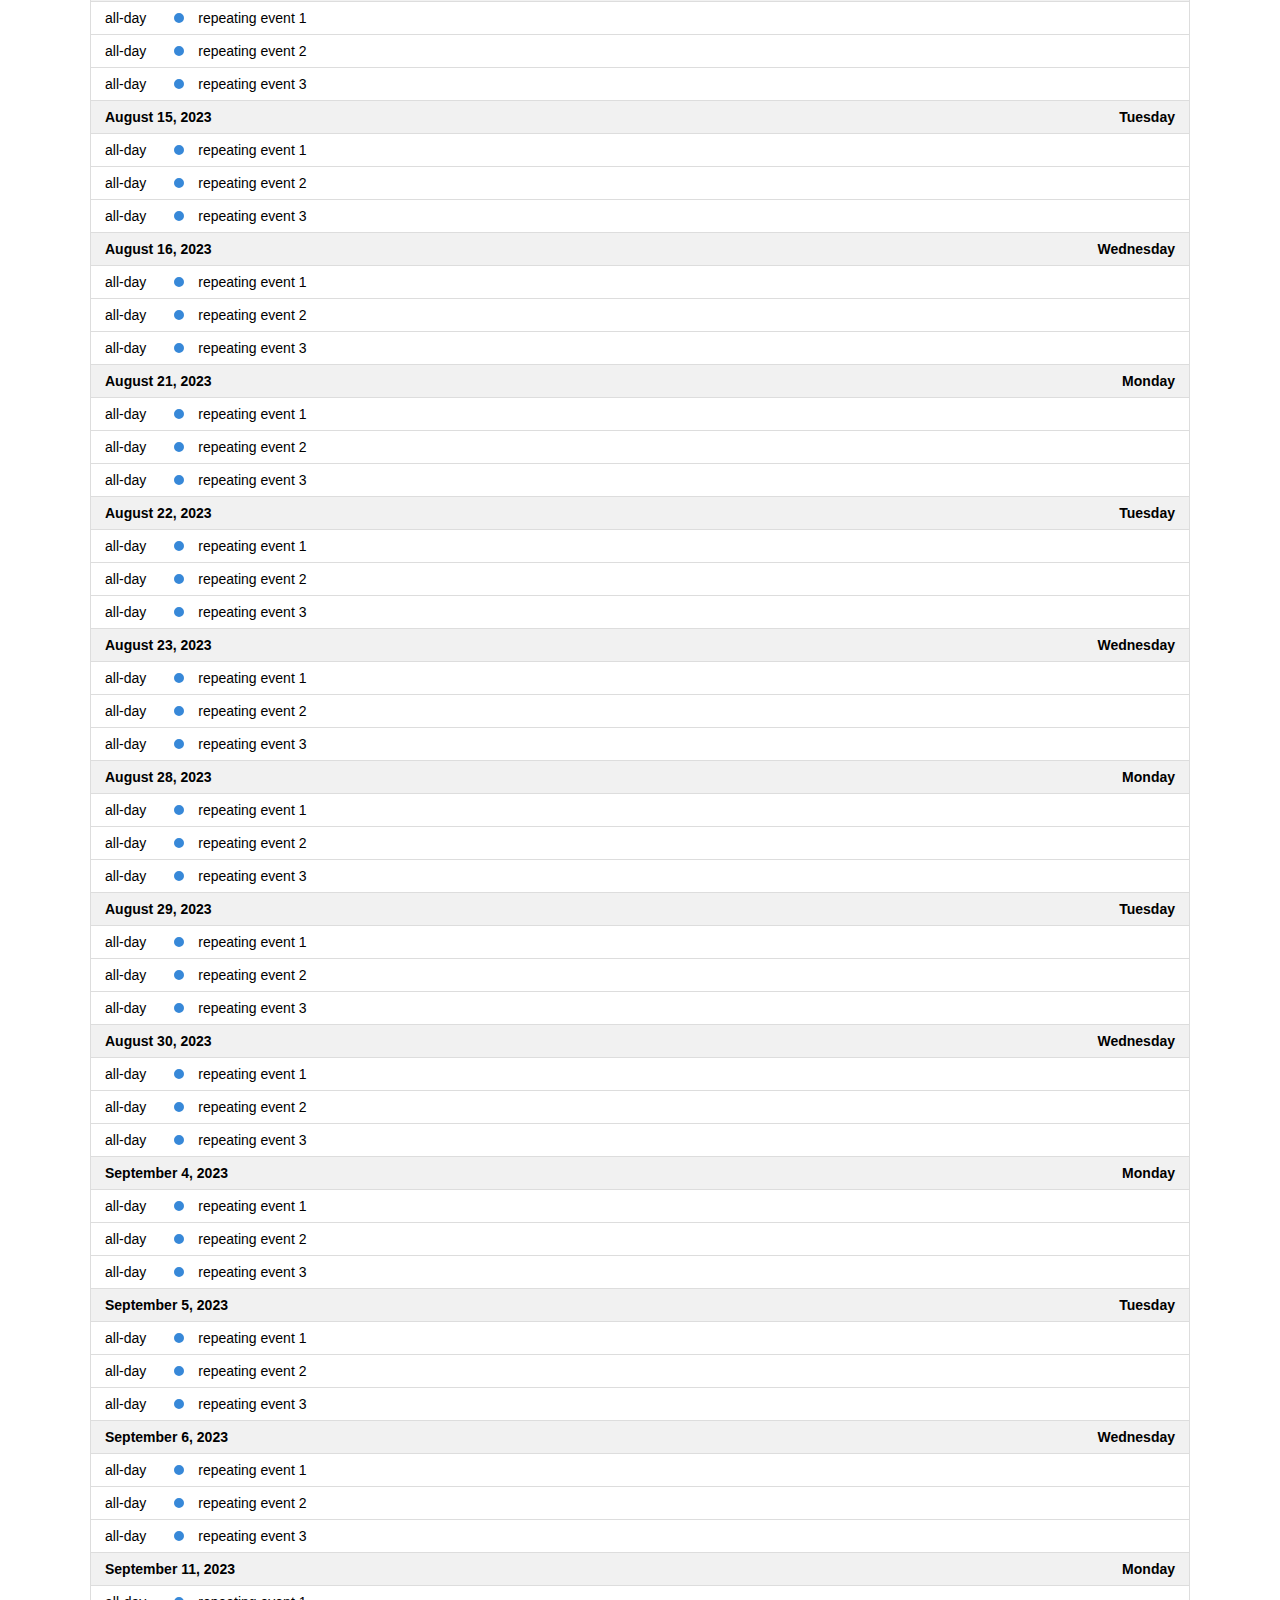
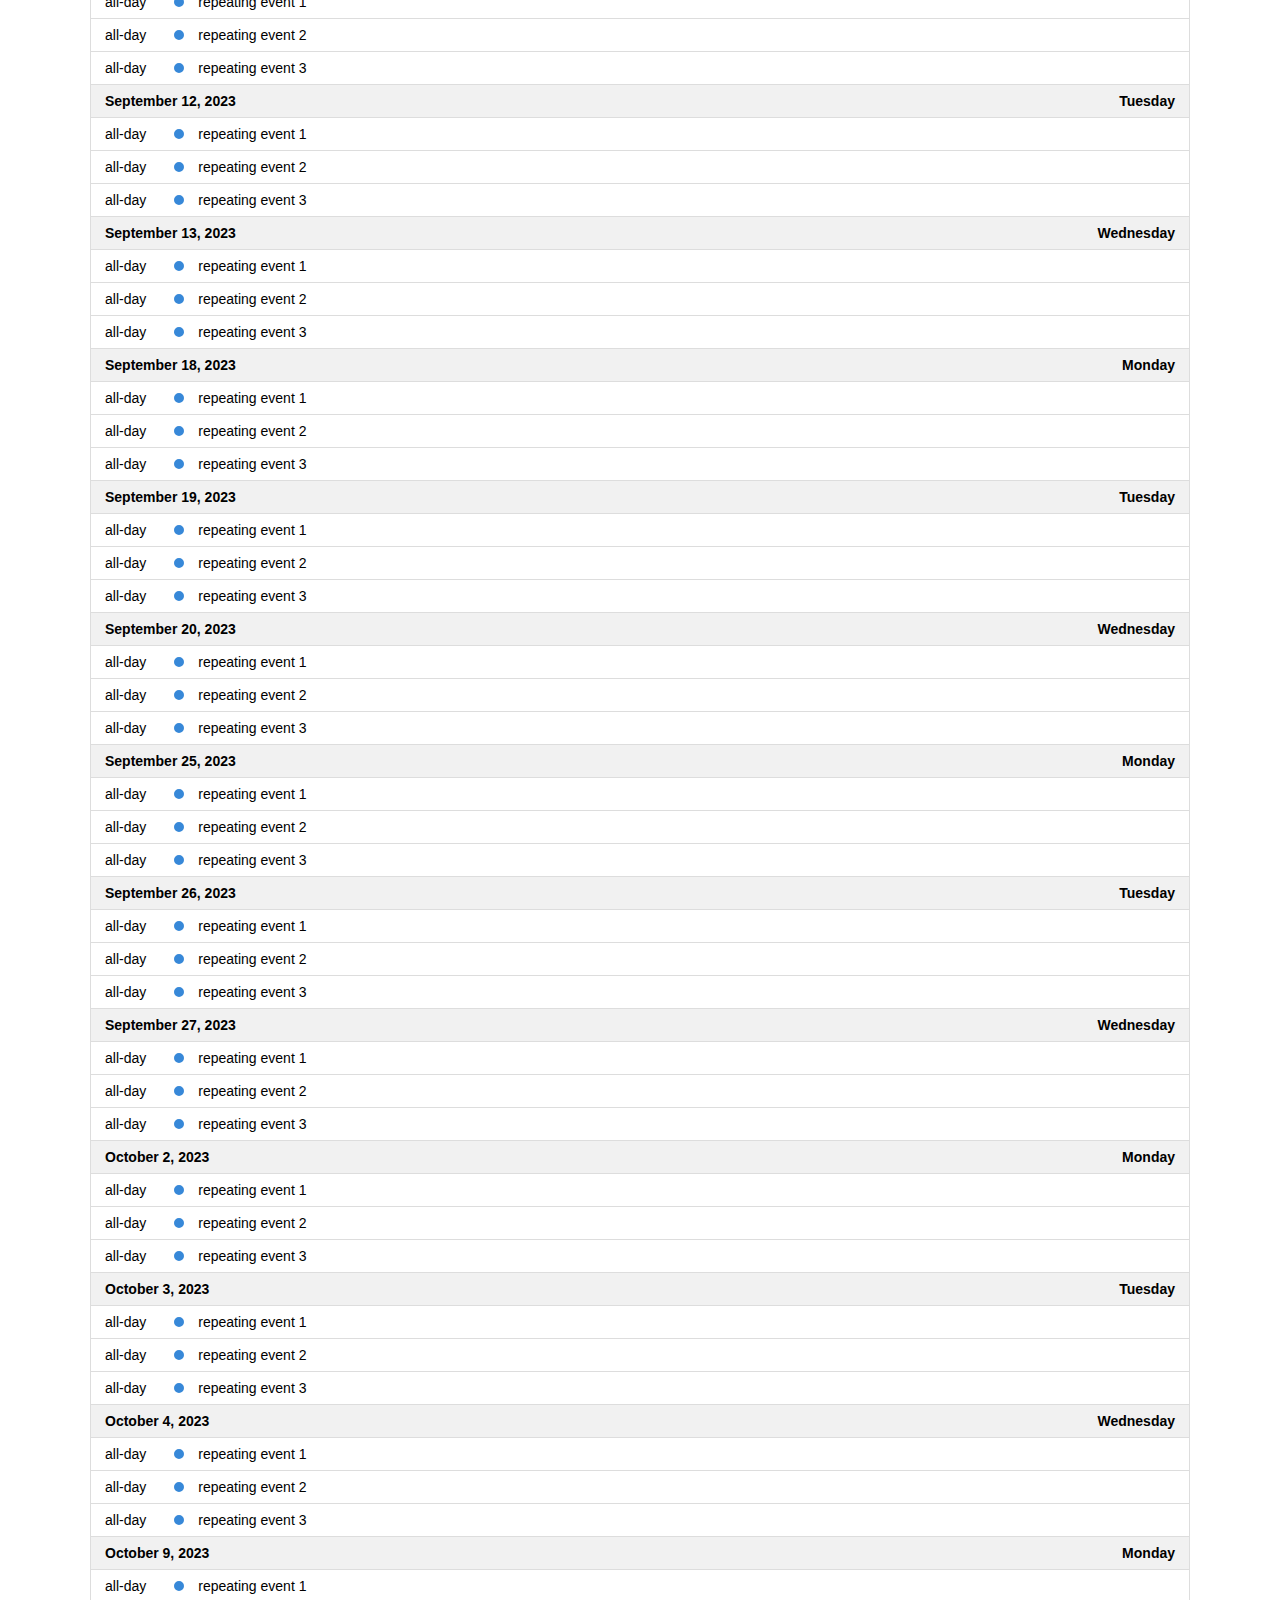
<file: rememberBday/src/main/resources/static/fullcalendar-6.1.10/examples/list-sticky-header.html>
<!DOCTYPE html>
<html>
<head>
<meta charset='utf-8' />
<script src='../dist/index.global.js'></script>
<script>

  document.addEventListener('DOMContentLoaded', function() {
    var calendarEl = document.getElementById('calendar');

    var calendar = new FullCalendar.Calendar(calendarEl, {
      height: 'auto',
      // stickyHeaderDates: false, // for disabling

      headerToolbar: {
        left: 'prev,next today',
        center: 'title',
        right: 'listMonth,listYear'
      },

      // customize the button names,
      // otherwise they'd all just say "list"
      views: {
        listMonth: { buttonText: 'list month' },
        listYear: { buttonText: 'list year' }
      },

      initialView: 'listYear',
      initialDate: '2023-01-12',
      navLinks: true, // can click day/week names to navigate views
      editable: true,
      events: [
        {
          title: 'repeating event 1',
          daysOfWeek: [ 1, 2, 3 ],
          duration: '00:30'
        },
        {
          title: 'repeating event 2',
          daysOfWeek: [ 1, 2, 3 ],
          duration: '00:30'
        },
        {
          title: 'repeating event 3',
          daysOfWeek: [ 1, 2, 3 ],
          duration: '00:30'
        }
      ]
    });

    calendar.render();
  });

</script>
<style>

  body {
    margin: 40px 10px;
    padding: 0;
    font-family: Arial, Helvetica Neue, Helvetica, sans-serif;
    font-size: 14px;
  }

  #calendar {
    max-width: 1100px;
    margin: 0 auto;
  }

</style>
</head>
<body>

  <div id='calendar'></div>

</body>
</html>
</file>
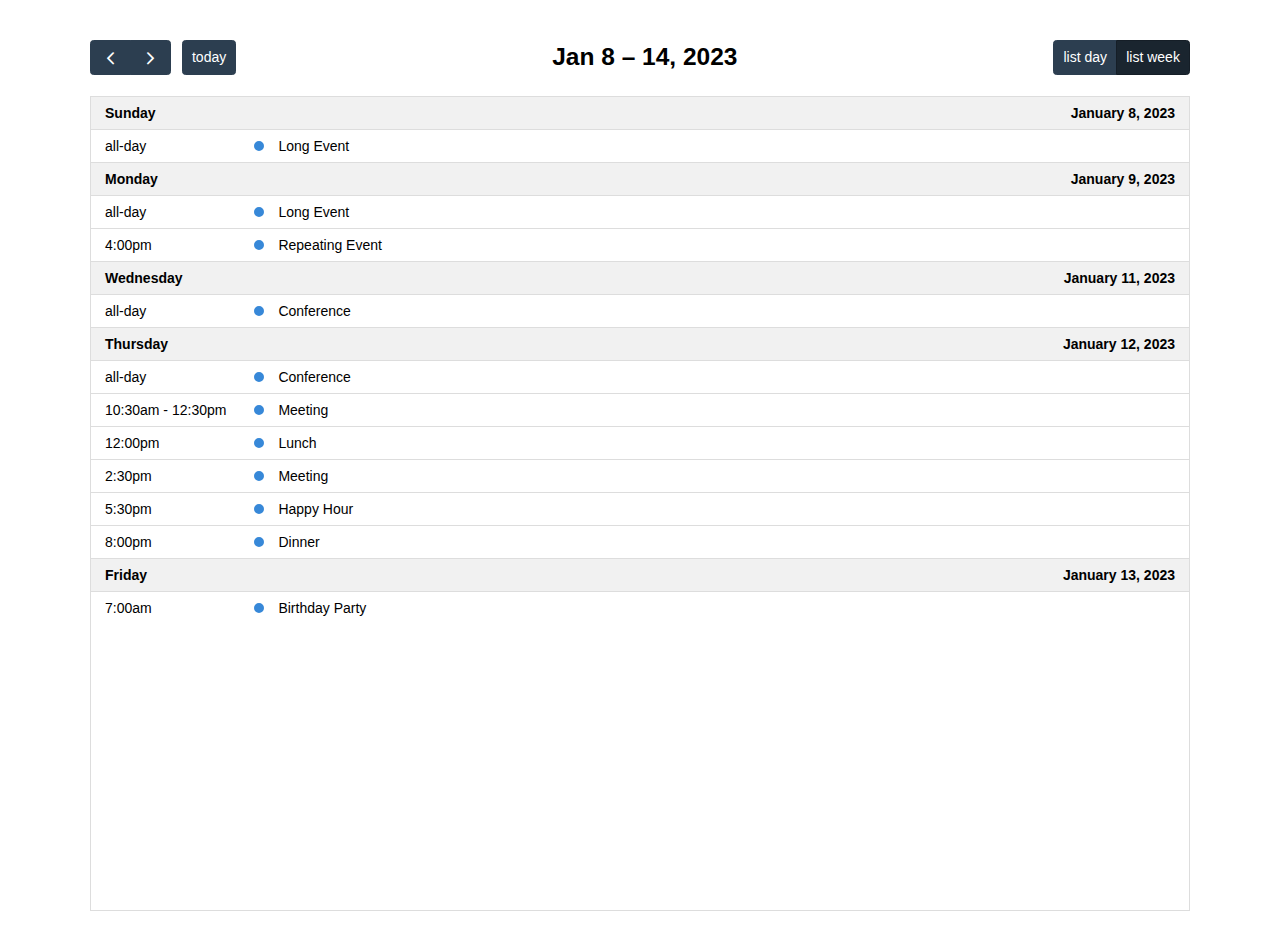
<file: rememberBday/src/main/resources/static/fullcalendar-6.1.10/examples/list-views.html>
<!DOCTYPE html>
<html>
<head>
<meta charset='utf-8' />
<script src='../dist/index.global.js'></script>
<script>

  document.addEventListener('DOMContentLoaded', function() {
    var calendarEl = document.getElementById('calendar');

    var calendar = new FullCalendar.Calendar(calendarEl, {

      headerToolbar: {
        left: 'prev,next today',
        center: 'title',
        right: 'listDay,listWeek'
      },

      // customize the button names,
      // otherwise they'd all just say "list"
      views: {
        listDay: { buttonText: 'list day' },
        listWeek: { buttonText: 'list week' }
      },

      initialView: 'listWeek',
      initialDate: '2023-01-12',
      navLinks: true, // can click day/week names to navigate views
      editable: true,
      dayMaxEvents: true, // allow "more" link when too many events
      events: [
        {
          title: 'All Day Event',
          start: '2023-01-01'
        },
        {
          title: 'Long Event',
          start: '2023-01-07',
          end: '2023-01-10'
        },
        {
          groupId: 999,
          title: 'Repeating Event',
          start: '2023-01-09T16:00:00'
        },
        {
          groupId: 999,
          title: 'Repeating Event',
          start: '2023-01-16T16:00:00'
        },
        {
          title: 'Conference',
          start: '2023-01-11',
          end: '2023-01-13'
        },
        {
          title: 'Meeting',
          start: '2023-01-12T10:30:00',
          end: '2023-01-12T12:30:00'
        },
        {
          title: 'Lunch',
          start: '2023-01-12T12:00:00'
        },
        {
          title: 'Meeting',
          start: '2023-01-12T14:30:00'
        },
        {
          title: 'Happy Hour',
          start: '2023-01-12T17:30:00'
        },
        {
          title: 'Dinner',
          start: '2023-01-12T20:00:00'
        },
        {
          title: 'Birthday Party',
          start: '2023-01-13T07:00:00'
        },
        {
          title: 'Click for Google',
          url: 'http://google.com/',
          start: '2023-01-28'
        }
      ]
    });

    calendar.render();
  });

</script>
<style>

  body {
    margin: 40px 10px;
    padding: 0;
    font-family: Arial, Helvetica Neue, Helvetica, sans-serif;
    font-size: 14px;
  }

  #calendar {
    max-width: 1100px;
    margin: 0 auto;
  }

</style>
</head>
<body>

  <div id='calendar'></div>

</body>
</html>
</file>
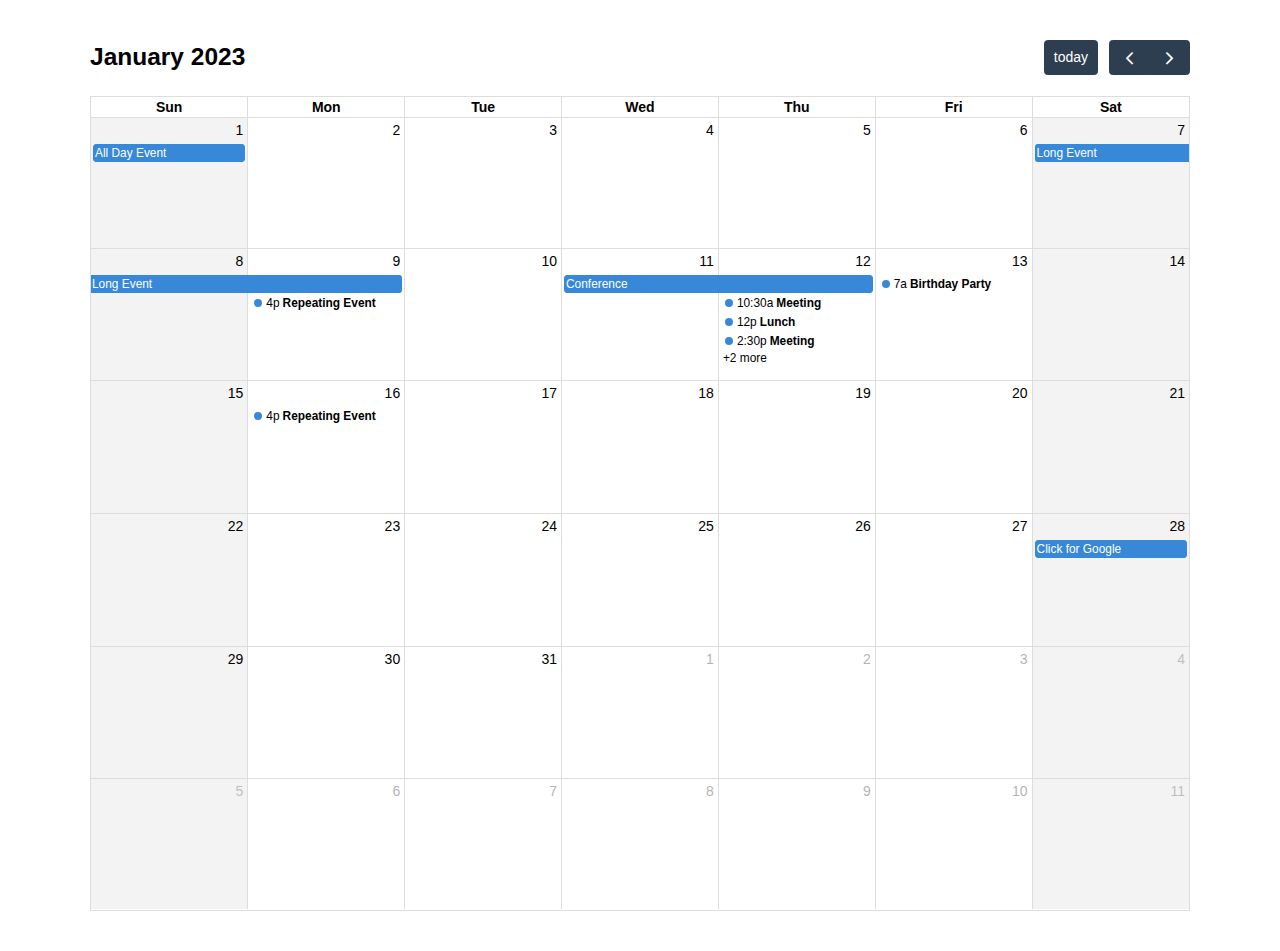
<file: rememberBday/src/main/resources/static/fullcalendar-6.1.10/examples/month-view.html>
<!DOCTYPE html>
<html>
<head>
<meta charset='utf-8' />
<script src='../dist/index.global.js'></script>
<script>

  document.addEventListener('DOMContentLoaded', function() {
    var calendarEl = document.getElementById('calendar');

    var calendar = new FullCalendar.Calendar(calendarEl, {
      initialDate: '2023-01-12',
      editable: true,
      selectable: true,
      businessHours: true,
      dayMaxEvents: true, // allow "more" link when too many events
      events: [
        {
          title: 'All Day Event',
          start: '2023-01-01'
        },
        {
          title: 'Long Event',
          start: '2023-01-07',
          end: '2023-01-10'
        },
        {
          groupId: 999,
          title: 'Repeating Event',
          start: '2023-01-09T16:00:00'
        },
        {
          groupId: 999,
          title: 'Repeating Event',
          start: '2023-01-16T16:00:00'
        },
        {
          title: 'Conference',
          start: '2023-01-11',
          end: '2023-01-13'
        },
        {
          title: 'Meeting',
          start: '2023-01-12T10:30:00',
          end: '2023-01-12T12:30:00'
        },
        {
          title: 'Lunch',
          start: '2023-01-12T12:00:00'
        },
        {
          title: 'Meeting',
          start: '2023-01-12T14:30:00'
        },
        {
          title: 'Happy Hour',
          start: '2023-01-12T17:30:00'
        },
        {
          title: 'Dinner',
          start: '2023-01-12T20:00:00'
        },
        {
          title: 'Birthday Party',
          start: '2023-01-13T07:00:00'
        },
        {
          title: 'Click for Google',
          url: 'http://google.com/',
          start: '2023-01-28'
        }
      ]
    });

    calendar.render();
  });

</script>
<style>

  body {
    margin: 40px 10px;
    padding: 0;
    font-family: Arial, Helvetica Neue, Helvetica, sans-serif;
    font-size: 14px;
  }

  #calendar {
    max-width: 1100px;
    margin: 0 auto;
  }

</style>
</head>
<body>

  <div id='calendar'></div>

</body>
</html>
</file>
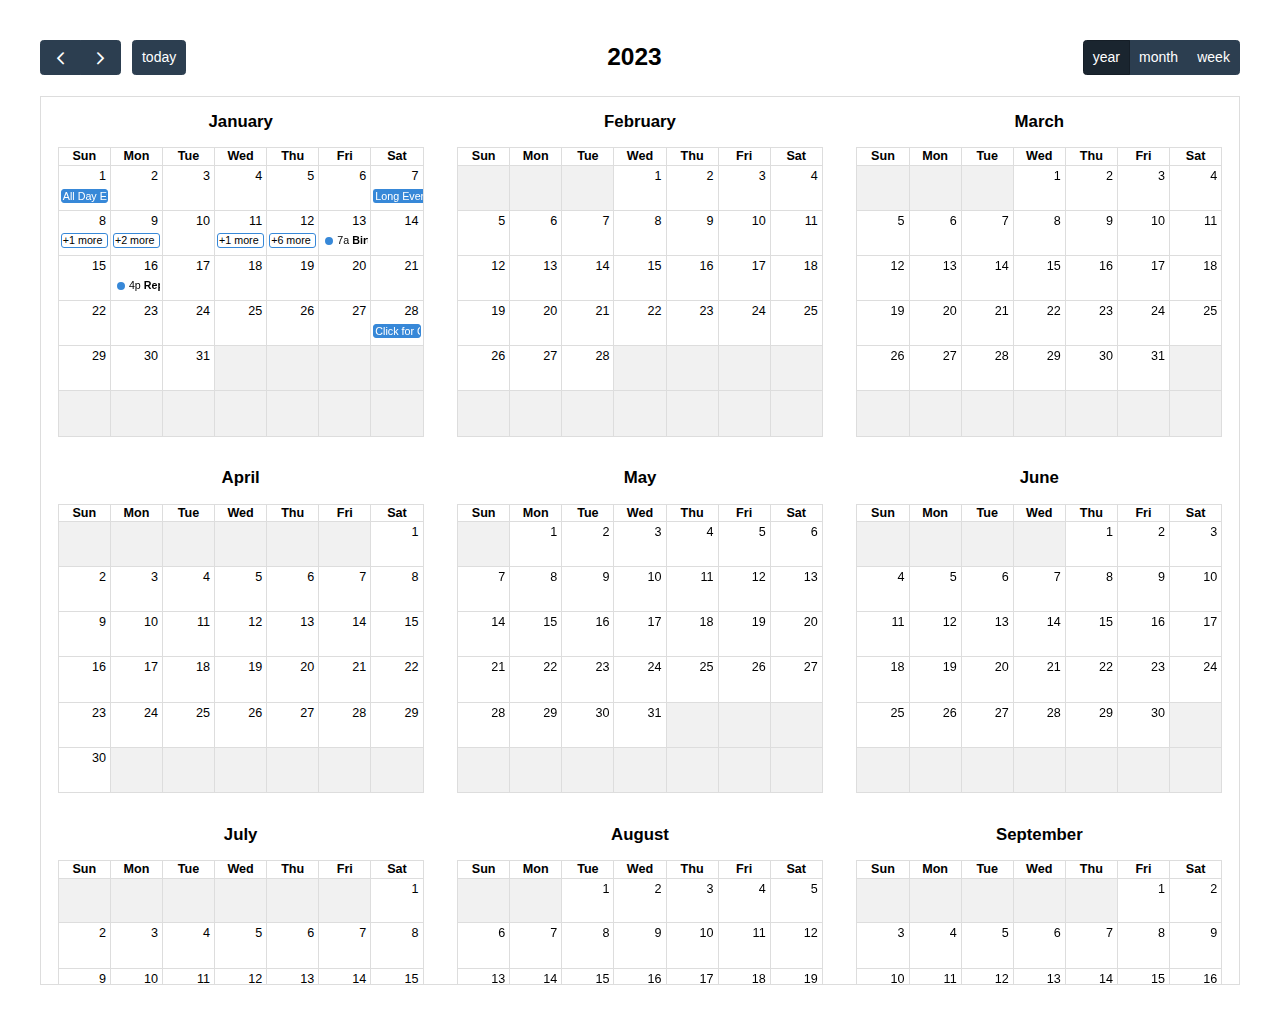
<file: rememberBday/src/main/resources/static/fullcalendar-6.1.10/examples/multimonth-view.html>
<!DOCTYPE html>
<html>
<head>
<meta charset='utf-8' />
<script src='../dist/index.global.js'></script>
<script>

  document.addEventListener('DOMContentLoaded', function() {
    var calendarEl = document.getElementById('calendar');

    var calendar = new FullCalendar.Calendar(calendarEl, {
      headerToolbar: {
        left: 'prev,next today',
        center: 'title',
        right: 'multiMonthYear,dayGridMonth,timeGridWeek'
      },
      initialView: 'multiMonthYear',
      initialDate: '2023-01-12',
      editable: true,
      selectable: true,
      dayMaxEvents: true, // allow "more" link when too many events
      // multiMonthMaxColumns: 1, // guarantee single column
      // showNonCurrentDates: true,
      // fixedWeekCount: false,
      // businessHours: true,
      // weekends: false,
      events: [
        {
          title: 'All Day Event',
          start: '2023-01-01'
        },
        {
          title: 'Long Event',
          start: '2023-01-07',
          end: '2023-01-10'
        },
        {
          groupId: 999,
          title: 'Repeating Event',
          start: '2023-01-09T16:00:00'
        },
        {
          groupId: 999,
          title: 'Repeating Event',
          start: '2023-01-16T16:00:00'
        },
        {
          title: 'Conference',
          start: '2023-01-11',
          end: '2023-01-13'
        },
        {
          title: 'Meeting',
          start: '2023-01-12T10:30:00',
          end: '2023-01-12T12:30:00'
        },
        {
          title: 'Lunch',
          start: '2023-01-12T12:00:00'
        },
        {
          title: 'Meeting',
          start: '2023-01-12T14:30:00'
        },
        {
          title: 'Happy Hour',
          start: '2023-01-12T17:30:00'
        },
        {
          title: 'Dinner',
          start: '2023-01-12T20:00:00'
        },
        {
          title: 'Birthday Party',
          start: '2023-01-13T07:00:00'
        },
        {
          title: 'Click for Google',
          url: 'http://google.com/',
          start: '2023-01-28'
        }
      ]
    });

    calendar.render();
  });

</script>
<style>

  body {
    margin: 40px 10px;
    padding: 0;
    font-family: Arial, Helvetica Neue, Helvetica, sans-serif;
    font-size: 14px;
  }

  #calendar {
    max-width: 1200px;
    margin: 0 auto;
  }

</style>
</head>
<body>

  <div id='calendar'></div>

</body>
</html>
</file>
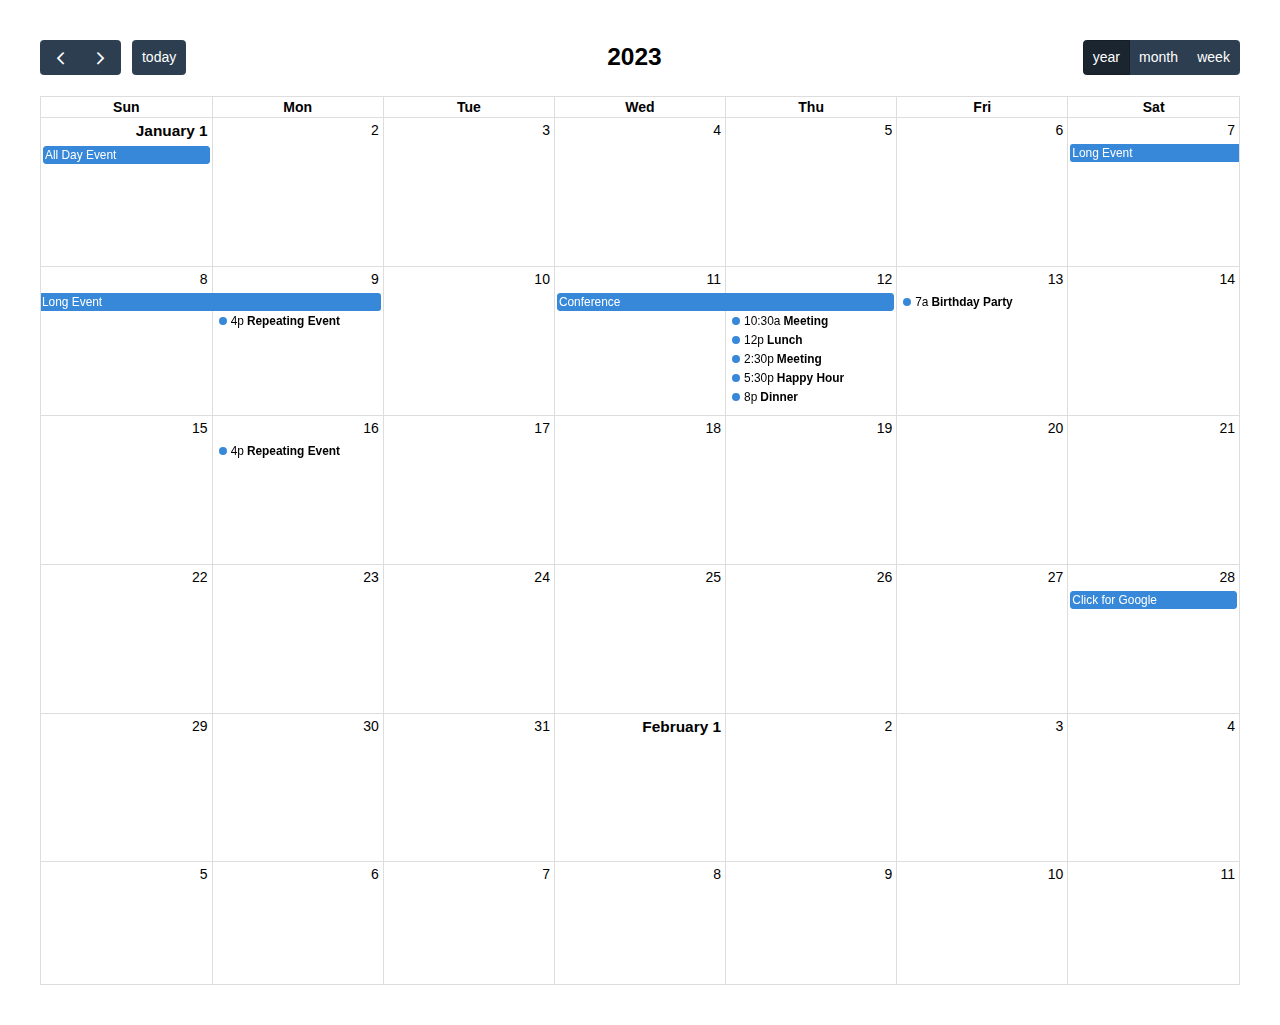
<file: rememberBday/src/main/resources/static/fullcalendar-6.1.10/examples/multiweek-view.html>
<!DOCTYPE html>
<html>
<head>
<meta charset='utf-8' />
<script src='../dist/index.global.js'></script>
<script>

  document.addEventListener('DOMContentLoaded', function() {
    var calendarEl = document.getElementById('calendar');

    var calendar = new FullCalendar.Calendar(calendarEl, {
      headerToolbar: {
        left: 'prev,next today',
        center: 'title',
        right: 'dayGridYear,dayGridMonth,timeGridWeek'
      },
      initialView: 'dayGridYear',
      initialDate: '2023-01-12',
      editable: true,
      selectable: true,
      dayMaxEvents: true, // allow "more" link when too many events
      // businessHours: true,
      // weekends: false,
      events: [
        {
          title: 'All Day Event',
          start: '2023-01-01'
        },
        {
          title: 'Long Event',
          start: '2023-01-07',
          end: '2023-01-10'
        },
        {
          groupId: 999,
          title: 'Repeating Event',
          start: '2023-01-09T16:00:00'
        },
        {
          groupId: 999,
          title: 'Repeating Event',
          start: '2023-01-16T16:00:00'
        },
        {
          title: 'Conference',
          start: '2023-01-11',
          end: '2023-01-13'
        },
        {
          title: 'Meeting',
          start: '2023-01-12T10:30:00',
          end: '2023-01-12T12:30:00'
        },
        {
          title: 'Lunch',
          start: '2023-01-12T12:00:00'
        },
        {
          title: 'Meeting',
          start: '2023-01-12T14:30:00'
        },
        {
          title: 'Happy Hour',
          start: '2023-01-12T17:30:00'
        },
        {
          title: 'Dinner',
          start: '2023-01-12T20:00:00'
        },
        {
          title: 'Birthday Party',
          start: '2023-01-13T07:00:00'
        },
        {
          title: 'Click for Google',
          url: 'http://google.com/',
          start: '2023-01-28'
        }
      ]
    });

    calendar.render();
  });

</script>
<style>

  body {
    margin: 40px 10px;
    padding: 0;
    font-family: Arial, Helvetica Neue, Helvetica, sans-serif;
    font-size: 14px;
  }

  #calendar {
    max-width: 1200px;
    margin: 0 auto;
  }

</style>
</head>
<body>

  <div id='calendar'></div>

</body>
</html>
</file>
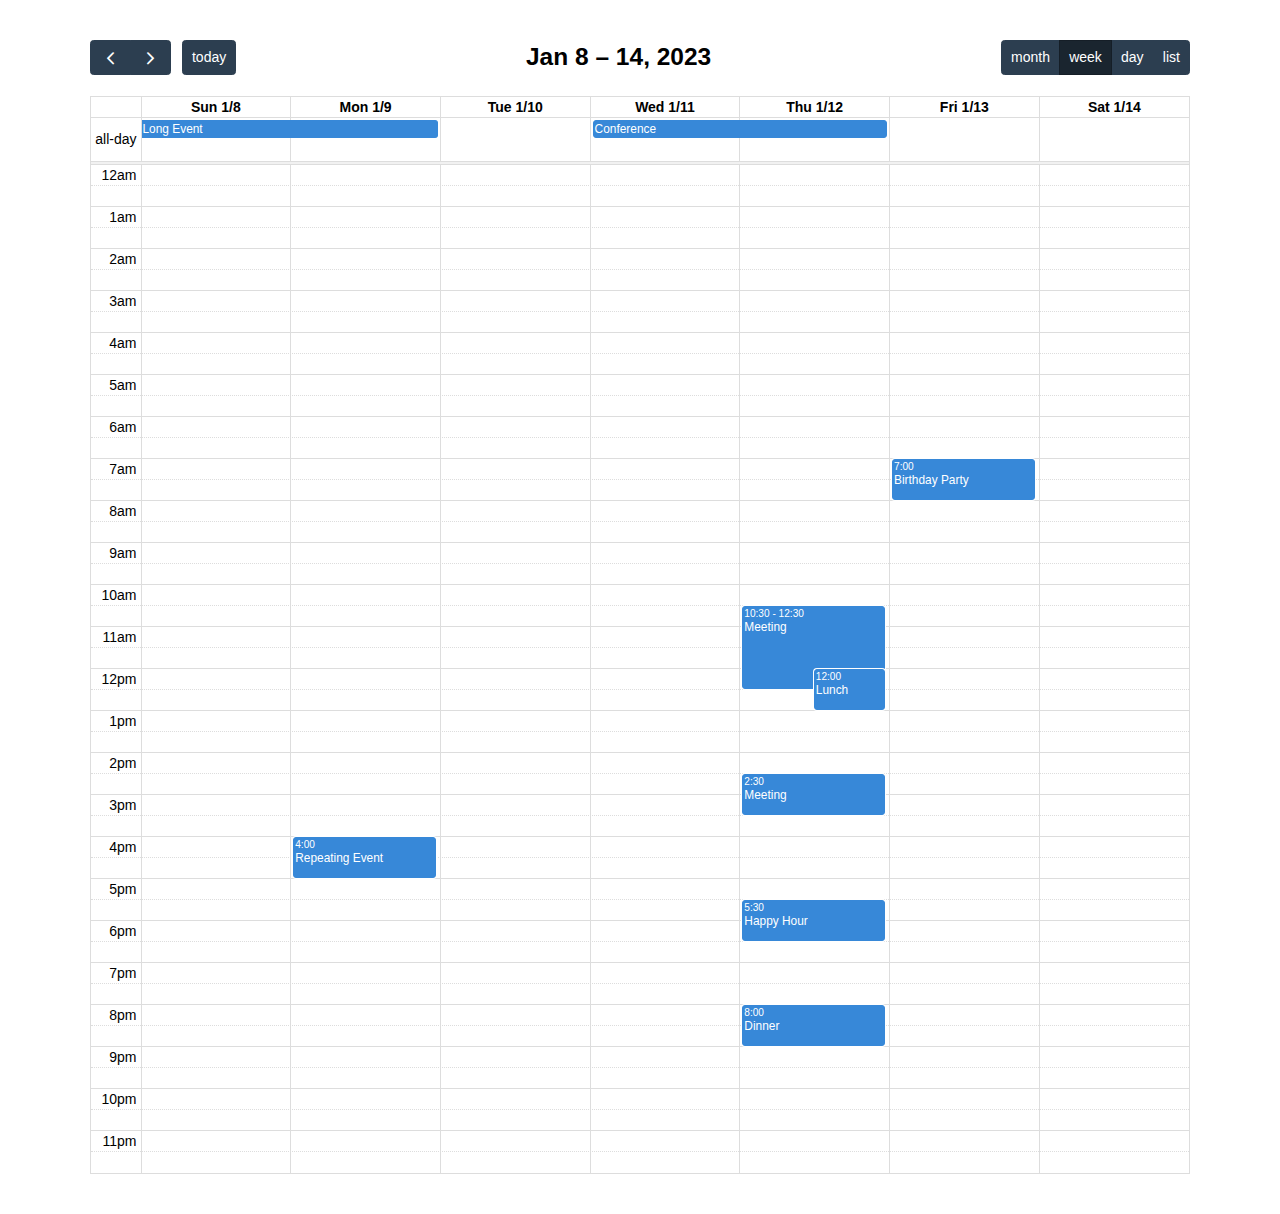
<file: rememberBday/src/main/resources/static/fullcalendar-6.1.10/examples/natural-height.html>
<!DOCTYPE html>
<html>
<head>
<meta charset='utf-8' />
<script src='../dist/index.global.js'></script>
<script>

  document.addEventListener('DOMContentLoaded', function() {
    var calendarEl = document.getElementById('calendar');

    var calendar = new FullCalendar.Calendar(calendarEl, {
      initialDate: '2023-01-12',
      initialView: 'timeGridWeek',
      headerToolbar: {
        left: 'prev,next today',
        center: 'title',
        right: 'dayGridMonth,timeGridWeek,timeGridDay,listWeek'
      },
      height: 'auto',
      navLinks: true, // can click day/week names to navigate views
      editable: true,
      selectable: true,
      selectMirror: true,
      nowIndicator: true,
      events: [
        {
          title: 'All Day Event',
          start: '2023-01-01',
        },
        {
          title: 'Long Event',
          start: '2023-01-07',
          end: '2023-01-10'
        },
        {
          groupId: 999,
          title: 'Repeating Event',
          start: '2023-01-09T16:00:00'
        },
        {
          groupId: 999,
          title: 'Repeating Event',
          start: '2023-01-16T16:00:00'
        },
        {
          title: 'Conference',
          start: '2023-01-11',
          end: '2023-01-13'
        },
        {
          title: 'Meeting',
          start: '2023-01-12T10:30:00',
          end: '2023-01-12T12:30:00'
        },
        {
          title: 'Lunch',
          start: '2023-01-12T12:00:00'
        },
        {
          title: 'Meeting',
          start: '2023-01-12T14:30:00'
        },
        {
          title: 'Happy Hour',
          start: '2023-01-12T17:30:00'
        },
        {
          title: 'Dinner',
          start: '2023-01-12T20:00:00'
        },
        {
          title: 'Birthday Party',
          start: '2023-01-13T07:00:00'
        },
        {
          title: 'Click for Google',
          url: 'http://google.com/',
          start: '2023-01-28'
        }
      ]
    });

    calendar.render();
  });

</script>
<style>

  body {
    margin: 40px 10px;
    padding: 0;
    font-family: Arial, Helvetica Neue, Helvetica, sans-serif;
    font-size: 14px;
  }

  #calendar {
    max-width: 1100px;
    margin: 0 auto;
  }

</style>
</head>
<body>

  <div id='calendar'></div>

</body>
</html>
</file>
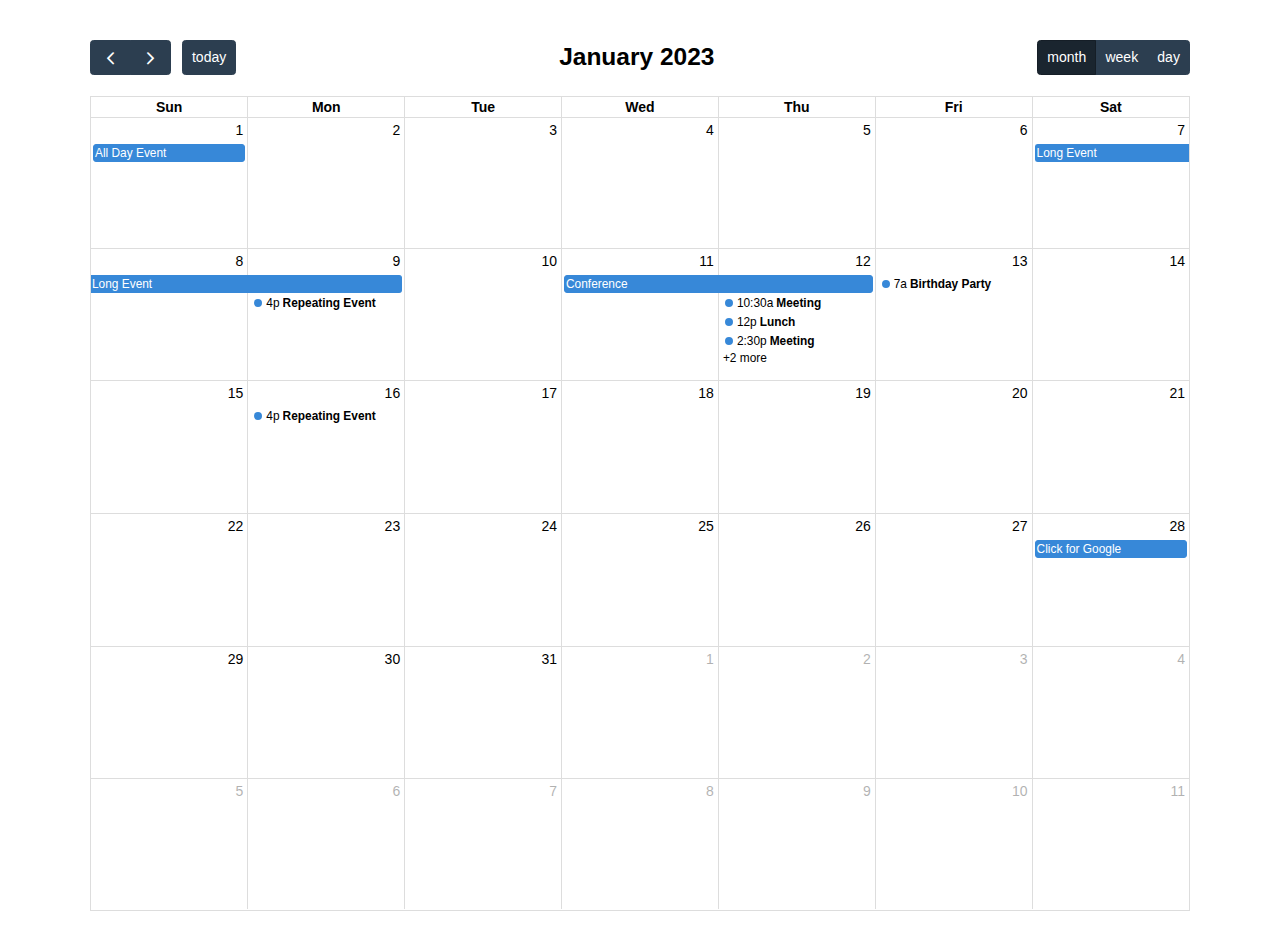
<file: rememberBday/src/main/resources/static/fullcalendar-6.1.10/examples/selectable.html>
<!DOCTYPE html>
<html>
<head>
<meta charset='utf-8' />
<script src='../dist/index.global.js'></script>
<script>

  document.addEventListener('DOMContentLoaded', function() {
    var calendarEl = document.getElementById('calendar');

    var calendar = new FullCalendar.Calendar(calendarEl, {
      headerToolbar: {
        left: 'prev,next today',
        center: 'title',
        right: 'dayGridMonth,timeGridWeek,timeGridDay'
      },
      initialDate: '2023-01-12',
      navLinks: true, // can click day/week names to navigate views
      selectable: true,
      selectMirror: true,
      select: function(arg) {
        var title = prompt('Event Title:');
        if (title) {
          calendar.addEvent({
            title: title,
            start: arg.start,
            end: arg.end,
            allDay: arg.allDay
          })
        }
        calendar.unselect()
      },
      eventClick: function(arg) {
        if (confirm('Are you sure you want to delete this event?')) {
          arg.event.remove()
        }
      },
      editable: true,
      dayMaxEvents: true, // allow "more" link when too many events
      events: [
        {
          title: 'All Day Event',
          start: '2023-01-01'
        },
        {
          title: 'Long Event',
          start: '2023-01-07',
          end: '2023-01-10'
        },
        {
          groupId: 999,
          title: 'Repeating Event',
          start: '2023-01-09T16:00:00'
        },
        {
          groupId: 999,
          title: 'Repeating Event',
          start: '2023-01-16T16:00:00'
        },
        {
          title: 'Conference',
          start: '2023-01-11',
          end: '2023-01-13'
        },
        {
          title: 'Meeting',
          start: '2023-01-12T10:30:00',
          end: '2023-01-12T12:30:00'
        },
        {
          title: 'Lunch',
          start: '2023-01-12T12:00:00'
        },
        {
          title: 'Meeting',
          start: '2023-01-12T14:30:00'
        },
        {
          title: 'Happy Hour',
          start: '2023-01-12T17:30:00'
        },
        {
          title: 'Dinner',
          start: '2023-01-12T20:00:00'
        },
        {
          title: 'Birthday Party',
          start: '2023-01-13T07:00:00'
        },
        {
          title: 'Click for Google',
          url: 'http://google.com/',
          start: '2023-01-28'
        }
      ]
    });

    calendar.render();
  });

</script>
<style>

  body {
    margin: 40px 10px;
    padding: 0;
    font-family: Arial, Helvetica Neue, Helvetica, sans-serif;
    font-size: 14px;
  }

  #calendar {
    max-width: 1100px;
    margin: 0 auto;
  }

</style>
</head>
<body>

  <div id='calendar'></div>

</body>
</html>
</file>
